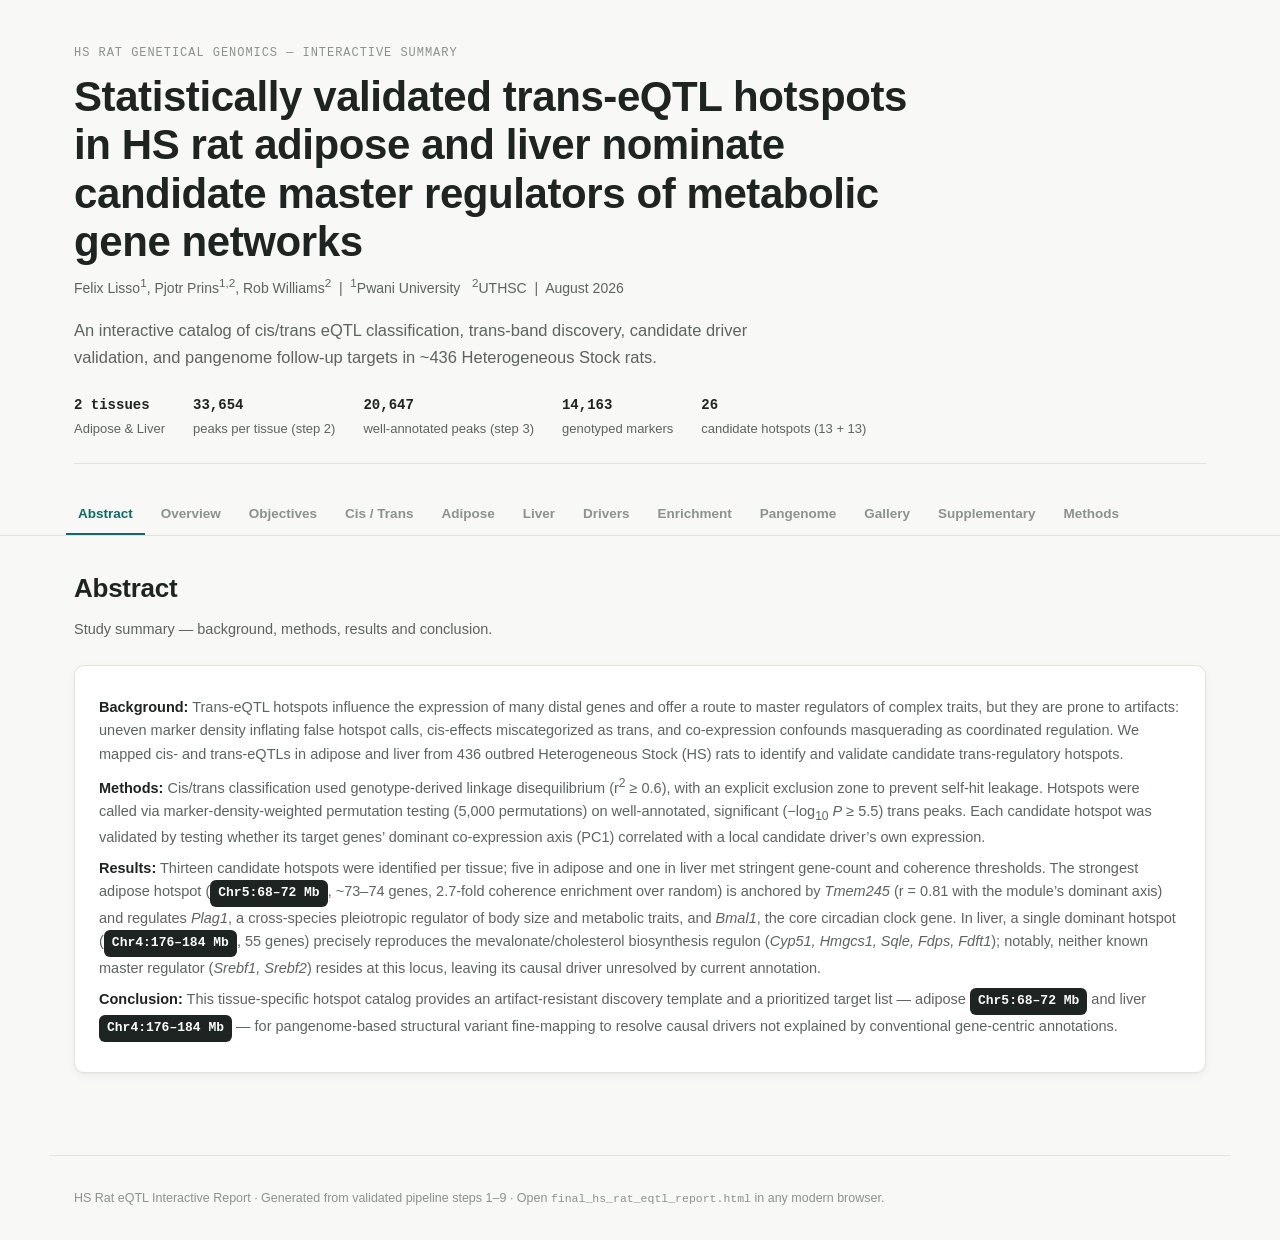
<file: index.html>
<!DOCTYPE html>
<html lang="en">
<head>
  <meta charset="UTF-8">
  <meta name="viewport" content="width=device-width, initial-scale=1.0">
  <title>HS Rat Trans-eQTL Hotspot Report — Adipose & Liver</title>
  <meta name="description" content="Interactive summary of cis/trans eQTL classification, trans-band discovery, candidate driver genes and pangenome next steps in HS rats.">


  <style>
    /* ------------------------------------------------------------------
       DESIGN TOKENS
       A small set of CSS variables keeps the colour palette consistent and
       makes the report easy to re-theme.
       ------------------------------------------------------------------ */
    :root {
      --bg: #f8f8f6;
      --surface: #ffffff;
      --ink: #1d2422;
      --ink-soft: #5c6461;
      --ink-faint: #8b928f;
      --line: #e5e2d9;
      --teal: #0e6b67;
      --teal-soft: #e4f0ef;
      --adipose: #b85c38;
      --adipose-soft: #f7ebe2;
      --liver: #3b6e8f;
      --liver-soft: #e4eef4;
      --flag: #9f7b00;
      --flag-soft: #fbf1dc;
      --radius: 10px;
      --shadow: 0 1px 2px rgba(0,0,0,.04), 0 4px 12px rgba(0,0,0,.04);
    }

    * { box-sizing: border-box; }

    html { scroll-behavior: smooth; }

    body {
      margin: 0;
      background: var(--bg);
      color: var(--ink);
      font-family: -apple-system, BlinkMacSystemFont, "Segoe UI", Roboto,
                   "Helvetica Neue", Arial, "Noto Sans", sans-serif;
      font-size: 15px;
      line-height: 1.6;
    }

    ::selection { background: var(--teal-soft); }

    h1, h2, h3, h4 { margin: 0; font-weight: 600; letter-spacing: -0.01em; }

    a { color: var(--teal); }
    a:hover { text-decoration: underline; }

    code, .mono {
      font-family: ui-monospace, SFMono-Regular, Menlo, Monaco, Consolas,
                   "Liberation Mono", monospace;
      font-size: 0.92em;
    }

    /* ------------------------------------------------------------------
       HEADER / ABSTRACT
       ------------------------------------------------------------------ */
    header {
      max-width: 1180px;
      margin: 0 auto;
      padding: 44px 24px 28px;
    }

    .eyebrow {
      font-family: ui-monospace, SFMono-Regular, Menlo, Monaco, Consolas, monospace;
      font-size: 12px;
      letter-spacing: 0.08em;
      text-transform: uppercase;
      color: var(--ink-faint);
      margin-bottom: 10px;
    }

    header h1 {
      font-size: clamp(28px, 4vw, 42px);
      line-height: 1.15;
      max-width: 860px;
    }

    header .authors {
      color: var(--ink-soft);
      margin-top: 8px;
      font-size: 14px;
    }

    header .lede {
      color: var(--ink-soft);
      font-size: 16.5px;
      max-width: 720px;
      margin-top: 18px;
    }

    .header-meta {
      display: flex;
      gap: 28px;
      flex-wrap: wrap;
      margin-top: 24px;
      padding-bottom: 24px;
      border-bottom: 1px solid var(--line);
    }

    .header-meta div {
      font-size: 13px;
      color: var(--ink-soft);
    }

    .header-meta strong {
      display: block;
      color: var(--ink);
      font-family: ui-monospace, SFMono-Regular, Menlo, Monaco, Consolas, monospace;
      font-size: 14px;
      margin-bottom: 2px;
    }

    /* ------------------------------------------------------------------
       STICKY TAB NAVIGATION
       ------------------------------------------------------------------ */
    nav {
      position: sticky;
      top: 0;
      z-index: 50;
      background: rgba(248,248,246,0.94);
      backdrop-filter: blur(8px);
      border-bottom: 1px solid var(--line);
    }

    .nav-inner {
      max-width: 1180px;
      margin: 0 auto;
      padding: 0 16px;
      display: flex;
      gap: 4px;
      overflow-x: auto;
      -webkit-overflow-scrolling: touch;
    }

    .nav-btn {
      flex: 0 0 auto;
      font-family: inherit;
      font-weight: 600;
      font-size: 13.5px;
      background: none;
      border: none;
      cursor: pointer;
      color: var(--ink-faint);
      padding: 14px 12px 12px;
      border-bottom: 2px solid transparent;
      white-space: nowrap;
      transition: color .15s;
    }

    .nav-btn:hover { color: var(--ink); }

    .nav-btn.active {
      color: var(--teal);
      border-bottom-color: var(--teal);
    }

    /* ------------------------------------------------------------------
       MAIN PANELS (tab content)
       Only the panel with .active is shown.
       ------------------------------------------------------------------ */
    main {
      max-width: 1180px;
      margin: 0 auto;
      padding: 32px 24px 64px;
    }

    .panel {
      display: none;
      animation: fadeIn .25s ease;
    }

    .panel.active { display: block; }

    @keyframes fadeIn {
      from { opacity: 0; transform: translateY(4px); }
      to   { opacity: 1; transform: translateY(0); }
    }

    .section-head {
      margin-bottom: 24px;
    }

    .section-head h2 { font-size: 26px; }

    .section-head p {
      color: var(--ink-soft);
      max-width: 700px;
      margin-top: 8px;
      font-size: 14.5px;
    }

    /* ------------------------------------------------------------------
       TYPOGRAPHY HELPERS
       ------------------------------------------------------------------ */
    .tag {
      display: inline-flex;
      align-items: center;
      gap: 6px;
      font-family: ui-monospace, SFMono-Regular, Menlo, Monaco, Consolas, monospace;
      font-size: 11.5px;
      font-weight: 600;
      padding: 3px 9px;
      border-radius: 20px;
      border: 1px solid var(--line);
      color: var(--ink-soft);
      white-space: nowrap;
      text-transform: uppercase;
      letter-spacing: 0.03em;
    }

    .tag.adipose { background: var(--adipose-soft); color: var(--adipose); border-color: transparent; }
    .tag.liver   { background: var(--liver-soft);   color: var(--liver);   border-color: transparent; }
    .tag.teal    { background: var(--teal-soft);    color: var(--teal);    border-color: transparent; }
    .tag.flag    { background: var(--flag-soft);    color: var(--flag);    border-color: transparent; }

    .locus {
      font-family: ui-monospace, SFMono-Regular, Menlo, Monaco, Consolas, monospace;
      font-weight: 600;
      font-size: 13px;
      background: var(--ink);
      color: #fff;
      padding: 3px 8px;
      border-radius: 6px;
      display: inline-block;
    }

    /* ------------------------------------------------------------------
       STAT CARDS
       ------------------------------------------------------------------ */
    .stat-grid {
      display: grid;
      grid-template-columns: repeat(auto-fit, minmax(180px, 1fr));
      gap: 1px;
      background: var(--line);
      border: 1px solid var(--line);
      border-radius: var(--radius);
      overflow: hidden;
      margin-bottom: 28px;
    }

    .stat-card {
      background: var(--surface);
      padding: 18px 20px;
    }

    .stat-card .num {
      font-size: 28px;
      font-weight: 700;
      line-height: 1.1;
      color: var(--ink);
    }

    .stat-card .label {
      font-size: 12.5px;
      color: var(--ink-soft);
      margin-top: 8px;
    }

    /* ------------------------------------------------------------------
       CARDS & CALLOUTS
       ------------------------------------------------------------------ */
    .card {
      background: var(--surface);
      border: 1px solid var(--line);
      border-radius: var(--radius);
      padding: 22px 24px;
      margin-bottom: 18px;
      box-shadow: var(--shadow);
    }

    .card h3 { font-size: 17px; margin-bottom: 10px; }
    .card h4 {
      font-size: 13px;
      margin: 18px 0 8px;
      color: var(--ink-soft);
      text-transform: uppercase;
      letter-spacing: 0.04em;
    }
    .card p { margin: 8px 0; color: var(--ink-soft); font-size: 14.5px; }
    .card p strong, .card li strong { color: var(--ink); font-weight: 600; }

    .two-col {
      display: grid;
      grid-template-columns: 1.1fr 0.9fr;
      gap: 18px;
    }

    @media (max-width: 800px) {
      .two-col { grid-template-columns: 1fr; }
    }

    .callout {
      border-radius: var(--radius);
      padding: 16px 18px;
      margin: 16px 0;
      font-size: 13.5px;
      border: 1px solid transparent;
    }

    .callout strong {
      display: block;
      font-family: ui-monospace, SFMono-Regular, Menlo, Monaco, Consolas, monospace;
      font-size: 11px;
      text-transform: uppercase;
      letter-spacing: 0.05em;
      margin-bottom: 6px;
    }

    .callout.info    { background: var(--teal-soft); color: #0a4b48; border-color: #c3e0de; }
    .callout.warning { background: var(--flag-soft); color: #6b4e0f; border-color: #e8d69f; }
    .callout.success { background: #e8f5e9; color: #1b5e20; border-color: #c8e6c9; }
    .callout.highlight { background: #f3e5f5; color: #4a148c; border-color: #e1bee7; }

    /* ------------------------------------------------------------------
       FIGURES
       ------------------------------------------------------------------ */
    figure {
      margin: 22px 0;
      background: var(--surface);
      border: 1px solid var(--line);
      border-radius: var(--radius);
      padding: 14px;
      box-shadow: var(--shadow);
    }

    figure img {
      width: 100%;
      height: auto;
      border-radius: 6px;
      display: block;
    }

    figcaption {
      font-size: 12.5px;
      color: var(--ink-soft);
      margin-top: 10px;
      line-height: 1.5;
    }

    /* ------------------------------------------------------------------
       BAR CHARTS (vanilla JS, no external library)
       ------------------------------------------------------------------ */
    .bar-row {
      display: flex;
      align-items: center;
      gap: 14px;
      padding: 8px 0;
      border-bottom: 1px solid var(--line);
    }

    .bar-row:last-child { border-bottom: none; }

    .bar-label {
      width: 150px;
      flex-shrink: 0;
      font-family: ui-monospace, SFMono-Regular, Menlo, Monaco, Consolas, monospace;
      font-size: 12.5px;
    }

    .bar-track {
      flex: 1;
      background: #f0eee7;
      border-radius: 4px;
      height: 20px;
      position: relative;
      overflow: hidden;
    }

    .bar-fill {
      height: 100%;
      border-radius: 4px;
      display: flex;
      align-items: center;
      min-width: 4%;
      transition: width .4s ease;
    }

    .bar-fill span {
      font-size: 11px;
      color: #fff;
      font-family: ui-monospace, SFMono-Regular, Menlo, Monaco, Consolas, monospace;
      padding-left: 8px;
      font-weight: 600;
      white-space: nowrap;
    }

    .bar-fill.adipose { background: var(--adipose); }
    .bar-fill.liver   { background: var(--liver); }
    .bar-fill.flagged {
      background: repeating-linear-gradient(45deg, var(--flag), var(--flag) 6px,
                                            #d9c179 6px, #d9c179 12px);
    }

    .bar-meta {
      width: 130px;
      flex-shrink: 0;
      font-size: 12px;
      color: var(--ink-soft);
      text-align: right;
    }

    /* ------------------------------------------------------------------
       CORRELATION MINI-BARS
       ------------------------------------------------------------------ */
    .corr-item {
      display: flex;
      align-items: center;
      gap: 12px;
      margin: 10px 0;
    }

    .corr-name {
      width: 110px;
      font-family: ui-monospace, SFMono-Regular, Menlo, Monaco, Consolas, monospace;
      font-size: 13px;
      flex-shrink: 0;
    }

    .corr-track {
      flex: 1;
      height: 8px;
      background: #f0eee7;
      border-radius: 4px;
      position: relative;
    }

    .corr-fill {
      height: 100%;
      border-radius: 4px;
      background: var(--teal);
      transition: width .4s ease;
    }

    .corr-val {
      width: 64px;
      font-family: ui-monospace, SFMono-Regular, Menlo, Monaco, Consolas, monospace;
      font-size: 12px;
      color: var(--ink-soft);
      text-align: right;
    }

    /* ------------------------------------------------------------------
       TABLES (sortable)
       ------------------------------------------------------------------ */
    .table-wrap {
      overflow-x: auto;
      background: var(--surface);
      border: 1px solid var(--line);
      border-radius: var(--radius);
      padding: 4px;
      margin-bottom: 18px;
      box-shadow: var(--shadow);
    }

    table {
      width: 100%;
      border-collapse: collapse;
      font-size: 13.5px;
    }

    th {
      text-align: left;
      font-family: ui-monospace, SFMono-Regular, Menlo, Monaco, Consolas, monospace;
      font-size: 11px;
      text-transform: uppercase;
      letter-spacing: 0.04em;
      color: var(--ink-faint);
      padding: 10px;
      border-bottom: 1px solid var(--line);
      cursor: pointer;
      user-select: none;
      white-space: nowrap;
    }

    th:hover { color: var(--ink); }

    th::after {
      content: " ↕";
      opacity: .4;
      font-size: 10px;
    }

    td {
      padding: 9px 10px;
      border-bottom: 1px solid var(--line);
      color: var(--ink-soft);
    }

    td.gene {
      font-family: ui-monospace, SFMono-Regular, Menlo, Monaco, Consolas, monospace;
      color: var(--ink);
      font-weight: 500;
    }

    tr:last-child td { border-bottom: none; }

    tr:hover td { background: #fafafa; }

    /* ------------------------------------------------------------------
       EXPANDABLE OBJECTIVE CARDS
       ------------------------------------------------------------------ */
    .objective-grid {
      display: grid;
      grid-template-columns: repeat(auto-fit, minmax(300px, 1fr));
      gap: 14px;
    }

    .objective-card {
      background: var(--surface);
      border: 1px solid var(--line);
      border-radius: var(--radius);
      padding: 14px 18px;
      box-shadow: var(--shadow);
    }

    .objective-card summary {
      cursor: pointer;
      font-weight: 600;
      font-size: 15px;
      display: flex;
      align-items: flex-start;
      gap: 10px;
      list-style: none;
    }

    .objective-card summary::-webkit-details-marker { display: none; }

    .badge {
      display: inline-flex;
      align-items: center;
      justify-content: center;
      width: 24px;
      height: 24px;
      border-radius: 50%;
      background: var(--teal);
      color: #fff;
      font-family: ui-monospace, SFMono-Regular, Menlo, Monaco, Consolas, monospace;
      font-size: 12px;
      flex-shrink: 0;
    }

    .obj-body { margin-top: 12px; font-size: 14px; color: var(--ink-soft); }
    .obj-body p { margin: 8px 0; }
    .obj-body strong { color: var(--ink); }

    /* ------------------------------------------------------------------
       GENE CARDS
       ------------------------------------------------------------------ */
    .gene-grid {
      display: grid;
      grid-template-columns: repeat(auto-fit, minmax(260px, 1fr));
      gap: 16px;
    }

    .gene-card {
      background: var(--surface);
      border: 1px solid var(--line);
      border-radius: var(--radius);
      padding: 18px 20px;
      box-shadow: var(--shadow);
    }

    .gene-card .gname {
      font-family: ui-monospace, SFMono-Regular, Menlo, Monaco, Consolas, monospace;
      font-weight: 600;
      font-size: 16px;
    }

    .gene-card .role {
      font-size: 11.5px;
      color: var(--ink-faint);
      text-transform: uppercase;
      letter-spacing: 0.05em;
      margin: 4px 0 10px;
    }

    .gene-card p { font-size: 13.5px; color: var(--ink-soft); margin: 0; }

    .status {
      display: inline-block;
      margin-top: 12px;
      font-size: 11.5px;
      font-family: ui-monospace, SFMono-Regular, Menlo, Monaco, Consolas, monospace;
      padding: 3px 8px;
      border-radius: 5px;
    }

    .status.established { background: var(--teal-soft); color: var(--teal); }
    .status.novel       { background: var(--flag-soft); color: var(--flag); }
    .status.open        { background: #f0eee7; color: var(--ink-soft); }

    /* ------------------------------------------------------------------
       METHOD STEPS
       ------------------------------------------------------------------ */
    .step-list {
      counter-reset: step;
      list-style: none;
      padding: 0;
      margin: 0;
    }

    .step-list li {
      counter-increment: step;
      position: relative;
      padding: 14px 0 14px 44px;
      border-bottom: 1px solid var(--line);
      font-size: 14px;
      color: var(--ink-soft);
    }

    .step-list li:last-child { border-bottom: none; }

    .step-list li::before {
      content: counter(step);
      position: absolute;
      left: 0;
      top: 10px;
      width: 26px;
      height: 26px;
      border-radius: 50%;
      background: var(--teal);
      color: #fff;
      font-family: ui-monospace, SFMono-Regular, Menlo, Monaco, Consolas, monospace;
      font-size: 12px;
      font-weight: 600;
      display: flex;
      align-items: center;
      justify-content: center;
    }

    .step-list li strong { color: var(--ink); }

    /* ------------------------------------------------------------------
       GALLERY GRID
       ------------------------------------------------------------------ */
    .gallery-grid {
      display: grid;
      grid-template-columns: repeat(auto-fill, minmax(180px, 1fr));
      gap: 12px;
      margin: 14px 0 28px;
    }

    .gallery-item {
      display: block;
      background: var(--surface);
      border: 1px solid var(--line);
      border-radius: var(--radius);
      padding: 14px 16px;
      text-decoration: none;
      color: inherit;
      box-shadow: var(--shadow);
      transition: transform .1s, border-color .15s;
    }

    .gallery-item:hover {
      transform: translateY(-2px);
      border-color: var(--teal);
      text-decoration: none;
    }

    .gallery-item .thumb-title {
      font-family: ui-monospace, SFMono-Regular, Menlo, Monaco, Consolas, monospace;
      font-size: 12.5px;
      font-weight: 600;
      color: var(--ink);
      margin-bottom: 4px;
    }

    .gallery-item .thumb-desc {
      font-size: 12px;
      color: var(--ink-faint);
    }

    /* ------------------------------------------------------------------
       FOOTER & REFERENCES
       ------------------------------------------------------------------ */
    footer {
      max-width: 1180px;
      margin: 0 auto;
      padding: 32px 24px;
      color: var(--ink-faint);
      font-size: 12.5px;
      border-top: 1px solid var(--line);
    }

    .refs { padding-left: 18px; }
    .refs li { margin-bottom: 6px; }

    /* ------------------------------------------------------------------
       SMALL UTILITIES
       ------------------------------------------------------------------ */
    .muted { color: var(--ink-soft); }
    .small { font-size: 12.5px; }
    .gene-lookup {
      margin-top: 10px;
      font-size: 12px;
    }
    .gene-lookup a {
      display: inline-block;
      margin-right: 8px;
      color: var(--teal);
      text-decoration: none;
    }
    .gene-lookup a:hover { text-decoration: underline; }

    .download {
      display: inline-flex;
      align-items: center;
      gap: 6px;
      padding: 8px 14px;
      border-radius: 6px;
      background: var(--teal-soft);
      color: var(--teal);
      text-decoration: none;
      font-weight: 600;
      font-size: 13px;
    }
    .download:hover { background: #d0e7e5; text-decoration: none; }
  </style>
</head>

<body>

  <!-- ================================================================
       HEADER
       ================================================================ -->
  <header>
    <div class="eyebrow">HS Rat Genetical Genomics — Interactive Summary</div>
    <h1>Statistically validated trans-eQTL hotspots in HS rat adipose and liver nominate candidate master regulators of metabolic gene networks</h1>
    <p class="authors">Felix Lisso<sup>1</sup>, Pjotr Prins<sup>1,2</sup>, Rob Williams<sup>2</sup> &nbsp;|&nbsp; <sup>1</sup>Pwani University &nbsp; <sup>2</sup>UTHSC &nbsp;|&nbsp; August 2026</p>
    <p class="lede">
      An interactive catalog of cis/trans eQTL classification, trans-band discovery,
      candidate driver validation, and pangenome follow-up targets in ~436 Heterogeneous
      Stock rats.
    </p>

    <div class="header-meta">
      <div><strong>2 tissues</strong>Adipose &amp; Liver</div>
      <div><strong>33,654</strong>peaks per tissue (step 2)</div>
      <div><strong>20,647</strong>well-annotated peaks (step 3)</div>
      <div><strong>14,163</strong>genotyped markers</div>
      <div><strong>26</strong>candidate hotspots (13 + 13)</div>
    </div>
  </header>

  <!-- ================================================================
       TAB NAVIGATION
       ================================================================ -->
  <nav aria-label="Report sections">
    <div class="nav-inner" id="navInner">
      <!-- Buttons are injected by JS from the TABS array -->
    </div>
  </nav>

  <main>

    <!-- ================================================================
         PANEL: ABSTRACT
         ================================================================ -->
    <section class="panel active" id="panel-abstract" aria-labelledby="tab-abstract">
      <div class="section-head">
        <h2>Abstract</h2>
        <p>Study summary — background, methods, results and conclusion.</p>
      </div>

      <div class="card">
        <p><strong>Background:</strong> Trans-eQTL hotspots influence the expression of many distal genes and offer a route to master regulators of complex traits, but they are prone to artifacts: uneven marker density inflating false hotspot calls, cis-effects miscategorized as trans, and co-expression confounds masquerading as coordinated regulation. We mapped cis- and trans-eQTLs in adipose and liver from 436 outbred Heterogeneous Stock (HS) rats to identify and validate candidate trans-regulatory hotspots.</p>

        <p><strong>Methods:</strong> Cis/trans classification used genotype-derived linkage disequilibrium (r<sup>2</sup> ≥ 0.6), with an explicit exclusion zone to prevent self-hit leakage. Hotspots were called via marker-density-weighted permutation testing (5,000 permutations) on well-annotated, significant (−log<sub>10</sub> <em>P</em> ≥ 5.5) trans peaks. Each candidate hotspot was validated by testing whether its target genes’ dominant co-expression axis (PC1) correlated with a local candidate driver’s own expression.</p>

        <p><strong>Results:</strong> Thirteen candidate hotspots were identified per tissue; five in adipose and one in liver met stringent gene-count and coherence thresholds. The strongest adipose hotspot (<span class="locus">Chr5:68–72 Mb</span>, ~73–74 genes, 2.7-fold coherence enrichment over random) is anchored by <em>Tmem245</em> (r = 0.81 with the module’s dominant axis) and regulates <em>Plag1</em>, a cross-species pleiotropic regulator of body size and metabolic traits, and <em>Bmal1</em>, the core circadian clock gene. In liver, a single dominant hotspot (<span class="locus">Chr4:176–184 Mb</span>, 55 genes) precisely reproduces the mevalonate/cholesterol biosynthesis regulon (<em>Cyp51, Hmgcs1, Sqle, Fdps, Fdft1</em>); notably, neither known master regulator (<em>Srebf1, Srebf2</em>) resides at this locus, leaving its causal driver unresolved by current annotation.</p>

        <p><strong>Conclusion:</strong> This tissue-specific hotspot catalog provides an artifact-resistant discovery template and a prioritized target list — adipose <span class="locus">Chr5:68–72 Mb</span> and liver <span class="locus">Chr4:176–184 Mb</span> — for pangenome-based structural variant fine-mapping to resolve causal drivers not explained by conventional gene-centric annotations.</p>
      </div>
    </section>

    <!-- ================================================================
         PANEL: OVERVIEW
         ================================================================ -->
    <section class="panel" id="panel-overview" aria-labelledby="tab-overview">
      <div class="section-head">
        <h2>Overview</h2>
        <p>Headline numbers and the two strongest hotspots.</p>
      </div>

      <div class="stat-grid">
        <div class="stat-card"><div class="num">1,463 / 32,191</div><div class="label">Adipose cis / trans peaks (LD r²≥0.6)</div></div>
        <div class="stat-card"><div class="num">1,058 / 32,596</div><div class="label">Liver cis / trans peaks (LD r²≥0.6)</div></div>
        <div class="stat-card"><div class="num">~73–74 genes</div><div class="label">Top adipose band, Chr5:68–72 Mb</div></div>
        <div class="stat-card"><div class="num">55 genes</div><div class="label">Top liver band, Chr4:176–184 Mb</div></div>
      </div>

      <div class="two-col">
        <div class="card">
          <span class="tag adipose">Adipose</span>
          <h3 style="margin-top:12px;">A candidate circadian–metabolic hub</h3>
          <p><span class="locus">Chr5:68–72 Mb</span> regulates a large, coherent module. The local gene <em>Tmem245</em> tracks the module’s first principal component with r = 0.81, and downstream targets include <em>Plag1</em> (body-size/metabolism regulator) and <em>Bmal1</em> (circadian clock). Purity checks for self-hit leakage, method disagreement and weak LD support were all clean.</p>
          <div id="adipose-driver-corr"></div>
            <h4 style="margin-top:18px;">Top target genes in Chr5:68–72 Mb</h4>
            <div class="table-wrap" style="margin-top:8px;">
              <table style="font-size:12.5px;">
                <thead><tr><th>Gene</th><th>Role / description</th><th>−logP</th></tr></thead>
                <tbody>
                  <tr><td class="gene">Spats1</td><td>spermatogenesis associated, serine-rich 1</td><td>8.0</td></tr>
                  <tr><td class="gene">Elp4</td><td>elongator acetyltransferase complex subunit 4</td><td>7.6</td></tr>
                  <tr><td class="gene">Pou2f1</td><td>POU class 2 homeobox 1</td><td>7.3</td></tr>
                  <tr><td class="gene">Plag1</td><td>PLAG1 zinc finger</td><td>7.1</td></tr>
                  <tr><td class="gene">Bmal1</td><td>basic helix-loop-helix ARNT like 1</td><td>7.0</td></tr>
                </tbody>
              </table>
            </div>
            <p class="small muted" style="margin-top:10px;"><a href="supplementary/supplementary_gene_lists.html" target="_blank">Full adipose gene list →</a></p>
          </div>

        <div class="card">
          <span class="tag liver">Liver</span>
          <h3 style="margin-top:12px;">A textbook cholesterol regulon, missing driver</h3>
          <p><span class="locus">Chr4:176–184 Mb</span> regulates 55 genes that are almost entirely the cholesterol/mevalonate biosynthesis pathway. Neither <em>Srebf1</em> nor <em>Srebf2</em> — the usual transcriptional masters of this pathway — sits nearby. This makes the locus a prime candidate for pangenome/SV fine-mapping.</p>
          <table>
            <thead><tr><th>Gene</th><th>Role</th><th>−logP</th></tr></thead>
            <tbody>
              <tr><td class="gene">Cyp51</td><td>Cytochrome P450, family 51</td><td>8.6</td></tr>
              <tr><td class="gene">Hmgcs1</td><td>HMG-CoA synthase</td><td>8.5</td></tr>
              <tr><td class="gene">Sqle</td><td>Squalene epoxidase</td><td>8.4</td></tr>
              <tr><td class="gene">Fdps</td><td>Farnesyl diphosphate synthase</td><td>7.2</td></tr>
              <tr><td class="gene">Fdft1</td><td>Farnesyl diphosphate transferase</td><td>7.0</td></tr>
              <tr><td class="gene">Msmo1</td><td>Methylsterol monooxygenase</td><td>7.1</td></tr>
            </tbody>
          </table>
        </div>
      </div>

      <div class="callout info">
        <strong>Why these findings are trustworthy</strong>
        Every reported band passed a three-part check: (1) marker-density-weighted permutation testing (5,000 shuffles), (2) a 10 Mb self-hit exclusion zone, and (3) a co-expression check requiring the candidate driver’s own expression to explain the module’s shared signal.
      </div>
    </section>

    <!-- ================================================================
         PANEL: OBJECTIVES
         ================================================================ -->
    <section class="panel" id="panel-objectives" aria-labelledby="tab-objectives">
      <div class="section-head">
        <h2>Objectives &amp; analysis logic</h2>
        <p>Five connected questions, the methods that answer them, and the key results. Click any objective to expand.</p>
      </div>

      <div class="callout info">
        <strong>Filtering chain used throughout</strong>
        <ol>
          <li><strong>Step 1</strong> classifies every peak as cis or trans, keeping the full table.</li>
          <li><strong>Step 2</strong> keeps only well-annotated genes (drops LOC/RIKEN/Gm/pseudogene/EST accessions).</li>
          <li><strong>Step 3</strong> all downstream analyses operate on the well-annotated subset: trans-band detection uses <code>--well-annotated-only</code>, driver searches require a well-annotated local cis gene, and the GO/KEGG universe is built from the same well-annotated gene list.</li>
        </ol>
      </div>

      <div class="objective-grid">
        <details class="objective-card" open>
          <summary><span class="badge">1</span> Separate local (cis) from distal (trans) regulation</summary>
          <div class="obj-body">
            <p><strong>Question:</strong> Which peaks act near the gene they regulate, and which act from afar?</p>
            <p><strong>Method:</strong> LD-based cis interval (r² ≥ 0.6, ±5 Mb) using real genotype calls; a fixed 10 Mb window is kept as a sanity check.</p>
            <p><strong>Result:</strong> Adipose 1,463 cis / 32,191 trans; Liver 1,058 cis / 32,596 trans.</p>
          </div>
        </details>

        <details class="objective-card">
          <summary><span class="badge">2</span> Discover trans-eQTL hotspots (trans-bands)</summary>
          <div class="obj-body">
            <p><strong>Question:</strong> Do trans peaks cluster more than expected by chance?</p>
            <p><strong>Method:</strong> 4 Mb bins, marker-density permutation null, 10 Mb self-hit exclusion, adjacent bins merged.</p>
            <p><strong>Result:</strong> 13 merged bands per tissue.</p>
          </div>
        </details>

        <details class="objective-card">
          <summary><span class="badge">3</span> Propose candidate driver genes</summary>
          <div class="obj-body">
            <p><strong>Question:</strong> Which gene inside a band could explain the distal signal?</p>
            <p><strong>Method:</strong> Top local well-annotated cis gene by −logP, plus PC1 co-expression coherence.</p>
            <p><strong>Result:</strong> Adipose top module driver <em>Tmem245</em> (r=0.81); liver strongest candidate <em>Rassf8</em> (−logP 19.5).</p>
          </div>
        </details>

        <details class="objective-card">
          <summary><span class="badge">4</span> Interpret bands biologically (GO/KEGG)</summary>
          <div class="obj-body">
            <p><strong>Question:</strong> Do band genes belong to coherent pathways?</p>
            <p><strong>Method:</strong> g:Profiler over-representation against the same well-annotated gene universe.</p>
            <p><strong>Result:</strong> Adipose Chr5:68–72 Mb is enriched for RNA/transcription regulation (14 terms). Liver Chr4:176–184 Mb points to steroid biosynthesis.</p>
          </div>
        </details>

        <details class="objective-card">
          <summary><span class="badge">5</span> Motivate pangenomics as the next step</summary>
          <div class="obj-body">
            <p><strong>Question:</strong> Could hidden structural or haplotypic variation explain bands SNP data cannot?</p>
            <p><strong>Reasoning:</strong> LD intervals and drivers are conditioned on SNP genotypes. Missing SVs, indels and reference bias can create apparently trans hotspots.</p>
            <p><strong>Next step:</strong> Build/borrow a rat pangenome, call SVs, re-QTL with graph-aware genotypes.</p>
          </div>
        </details>
      </div>
    </section>

    <!-- ================================================================
         PANEL: CIS / TRANS
         ================================================================ -->
    <section class="panel" id="panel-cistrans" aria-labelledby="tab-cistrans">
      <div class="section-head">
        <h2>Cis vs. trans classification</h2>
        <p>How every peak was labelled local or distal, and why the call is independent of statistical significance.</p>
      </div>

      <div class="two-col">
        <div class="card">
          <h3>The method: LD-based, not a flat window</h3>
          <p>For each peak the lead marker is found and r² is measured against every marker within 5 Mb. The cis interval is the contiguous stretch where r² stays ≥ 0.6 — a data-driven boundary rather than an arbitrary cutoff. A fixed 10 Mb window is kept for comparison.</p>
          <table>
            <thead><tr><th>Method</th><th>Cis</th><th>Trans</th><th>Cis −logP (median)</th></tr></thead>
            <tbody>
              <tr><td>Fixed 10 Mb window</td><td>4,318</td><td>29,336</td><td>7.9</td></tr>
              <tr><td><strong>LD-based (r²≥0.6)</strong></td><td class="gene">1,463</td><td class="gene">32,191</td><td class="gene">9.1</td></tr>
            </tbody>
          </table>
          <p class="small" style="margin-top:12px;">Adipose example: ~8.5% of peaks change classification between methods because true LD blocks are usually narrower than a flat window assumes.</p>
        </div>

        <div>
          <div class="callout warning">
            <strong>Significance ≠ location</strong>
            The strongest trans hit reaches −logP 169 while a genuine cis effect (<em>Cftr</em>) sits at only −logP 2.4. Significance and genomic location answer two different questions.
          </div>

          <div class="callout info">
            <strong>Self-hit leakage was the biggest pitfall</strong>
            A narrow LD interval can be smaller than the 4 Mb hotspot bin, letting a cis effect masquerade as trans. The 10 Mb exclusion zone removed ~65% of adipose “significant trans” peaks and six whole artifact bands.
          </div>
        </div>
      </div>

      <figure>
        <img src="assets/04_adipose_transbands_hotspot_bar_plot.png" alt="Adipose trans-band hotspot bar plot">
        <figcaption>Figure 2.1 — Top candidate trans-eQTL bins in adipose versus the permutation null mean. Bins exceeding the grey null bars are unlikely to be chance pile-ups.</figcaption>
      </figure>
    </section>

    <!-- ================================================================
         PANEL: ADIPOSE
         ================================================================ -->
    <section class="panel" id="panel-adipose" aria-labelledby="tab-adipose">
      <div class="section-head">
        <h2><span class="tag adipose">Adipose</span> Confirmed trans-band hotspots</h2>
        <p>13 candidate bands survived marker-density permutation testing. Bar length = number of regulated genes.</p>
      </div>

      <div class="card">
        <div id="adipose-band-bars"></div>
      </div>

      <div class="card">
        <span class="tag teal">Deep dive</span>
        <h3 style="margin-top:10px;">Chr5:68–72 Mb — the strongest, cleanest signal</h3>
        <div class="two-col" style="margin-top:14px;">
          <div>
            <p><strong>~73–74 well-annotated genes</strong>; PC1 explains <strong>~65%</strong> of the module’s variance versus <strong>~24%</strong> for a random gene set — a ~2.7× enrichment. The module is anchored by <em>Tmem245</em> (r = 0.81 with PC1), even though the strongest local cis gene by −logP is <em>Slc44a1</em> (−logP 6.6).</p>
            <h4>Correlation with candidate driver / key targets</h4>
            <div id="adipose-driver-corr2"></div>
            <h4 style="margin-top:18px;">Top target genes</h4>
            <div class="table-wrap" style="margin-top:8px;">
              <table style="font-size:12.5px;">
                <thead><tr><th>Gene</th><th>Role / description</th><th>−logP</th></tr></thead>
                <tbody>
                  <tr><td class="gene">Spats1</td><td>spermatogenesis associated, serine-rich 1</td><td>8.0</td></tr>
                  <tr><td class="gene">Elp4</td><td>elongator acetyltransferase complex subunit 4</td><td>7.6</td></tr>
                  <tr><td class="gene">Pou2f1</td><td>POU class 2 homeobox 1</td><td>7.3</td></tr>
                  <tr><td class="gene">Plag1</td><td>PLAG1 zinc finger</td><td>7.1</td></tr>
                  <tr><td class="gene">Bmal1</td><td>basic helix-loop-helix ARNT like 1</td><td>7.0</td></tr>
                </tbody>
              </table>
            </div>
            <p class="small muted" style="margin-top:10px;"><a href="supplementary/supplementary_gene_lists.html" target="_blank">Full adipose gene list (73 genes) →</a></p>
          </div>
          <div>
            <h4>Why this reads as a real regulatory module</h4>
            <p>A high shared-variance score can mean either a genuine master regulator or a co-expression artifact. The deciding test is whether the local candidate driver’s own expression explains that shared signal. Here, it does — strongly.</p>
            <div class="callout success">
              <strong>High-confidence tier</strong>
              ≥30 genes, clean purity flags, strong GO/KEGG signal (14 significant terms).
            </div>
          </div>
        </div>
      </div>

      <figure>
        <img src="assets/06_adipose_all_bands_pc1_enrichment.png" alt="Adipose PC1 enrichment across all bands">
        <figcaption>Figure 4.1 — PC1 variance ratio (band vs. random matched set) for every adipose trans-band. Ratios above ~2 indicate unusually coherent modules.</figcaption>
      </figure>

      <h3>Adipose trans-bands summary table</h3>
      <p class="small muted">Click column headers to sort. “No local cis candidate” means no well-annotated local cis gene passed the driver threshold in that band.</p>
      <div class="table-wrap">
        <table class="data-table" id="adipose-table">
          <thead>
            <tr>
              <th>Band</th><th>Genes</th><th>PC1 %</th><th>Random PC1 %</th>
              <th>PC1 ratio</th><th>Mean |r|</th><th>Top cis candidate</th><th>Cis −logP</th>
            </tr>
          </thead>
          <tbody id="adipose-table-body"></tbody>
        </table>
      </div>
    </section>

    <!-- ================================================================
         PANEL: LIVER
         ================================================================ -->
    <section class="panel" id="panel-liver" aria-labelledby="tab-liver">
      <div class="section-head">
        <h2><span class="tag liver">Liver</span> Confirmed trans-band hotspots</h2>
        <p>Same pipeline applied independently. Only one band clears the high-confidence tier.</p>
      </div>

      <div class="card">
        <div id="liver-band-bars"></div>
      </div>

      <div class="card">
        <span class="tag teal">Deep dive</span>
        <h3 style="margin-top:10px;">Chr4:176–184 Mb — the cholesterol biosynthesis regulon</h3>
        <p>All top targets are sequential enzymes in the mevalonate/cholesterol pathway. The local candidates <em>Rassf8</em> (−logP 19.5) and <em>Etfrf1</em> (−logP 19.0) have no established link to cholesterol regulation.</p>

        <div class="callout warning">
          <strong>Open question — the driver isn't obvious</strong>
          Neither <em>Srebf1</em> nor <em>Srebf2</em> sits near this locus. The causal driver may be a regulatory element or structural variant invisible to gene-centric SNP annotation — exactly what the pangenome phase is designed to resolve.
        </div>
        <p class="small muted" style="margin-top:14px;"><a href="supplementary/supplementary_gene_lists.html" target="_blank">Full liver gene list (55 genes) →</a></p>
      </div>

      <figure>
        <img src="assets/06_liver_all_bands_pc1_enrichment.png" alt="Liver PC1 enrichment across all bands">
        <figcaption>Figure 5.1 — PC1 variance ratio for every liver trans-band. Only Chr4:176–184 Mb carries a strong pathway enrichment.</figcaption>
      </figure>

      <h3>Liver trans-bands summary table</h3>
      <p class="small muted">Click column headers to sort. “No local cis candidate” means no well-annotated local cis gene passed the driver threshold in that band.</p>
      <div class="table-wrap">
        <table class="data-table" id="liver-table">
          <thead>
            <tr>
              <th>Band</th><th>Genes</th><th>PC1 %</th><th>Random PC1 %</th>
              <th>PC1 ratio</th><th>Mean |r|</th><th>Top cis candidate</th><th>Cis −logP</th>
            </tr>
          </thead>
          <tbody id="liver-table-body"></tbody>
        </table>
      </div>
    </section>

    <!-- ================================================================
         PANEL: GENES / DRIVERS
         ================================================================ -->
    <section class="panel" id="panel-genes" aria-labelledby="tab-genes">
      <div class="section-head">
        <h2>Candidate driver genes</h2>
        <p>What the pipeline found and what the literature says about each. Click the PubMed / GeneCards links under each card to verify claims.</p>
      </div>

      <div class="callout info">
        <strong>How to read the literature links</strong>
        Claims are backed by searchable PubMed queries and GeneCards entries, not by memory. Use the links to check the most recent literature before treating any claim as settled.
        <div style="margin-top:8px;">
          <a href="https://pubmed.ncbi.nlm.nih.gov/?term=PLAG1+pleiotropic+regulator+body+size+metabolic" target="_blank">PLAG1 literature</a> ·
          <a href="https://pubmed.ncbi.nlm.nih.gov/?term=BMAL1+circadian+metabolic+adipose" target="_blank">BMAL1 literature</a> ·
          <a href="https://pubmed.ncbi.nlm.nih.gov/?term=SMPDL3A+LXR+lipid+metabolism+innate+immunity" target="_blank">SMPDL3A literature</a>
        </div>
      </div>

      <div class="gene-grid">
        <div class="gene-card">
          <div class="gname">Tmem245</div>
          <div class="role">Adipose · Chr5:68–72 Mb driver</div>
          <p>No established pathway role; the statistical case (module r=0.81, ~73 regulated genes) is doing the work. Top expression correlate of the adipose circadian–metabolic module.</p>
          <div class="gene-lookup"><a href="https://www.genecards.org/cgi-bin/carddisp.pl?gene=Tmem245" target="_blank">GeneCards</a> <a href="https://pubmed.ncbi.nlm.nih.gov/?term=Tmem245" target="_blank">PubMed</a></div>
          <span class="status novel">Novel candidate</span>
        </div>

        <div class="gene-card">
          <div class="gname">Plag1</div>
          <div class="role">Adipose · downstream target</div>
          <p>Causally confirmed pleiotropic regulator of body size, growth and metabolic traits across cattle, sheep, goats, pigs and horses. Knockout mice show growth retardation.</p>
          <div class="gene-lookup"><a href="https://www.genecards.org/cgi-bin/carddisp.pl?gene=Plag1" target="_blank">GeneCards</a> <a href="https://pubmed.ncbi.nlm.nih.gov/?term=Plag1" target="_blank">PubMed</a></div>
          <span class="status established">Well established</span>
        </div>

        <div class="gene-card">
          <div class="gname">Bmal1</div>
          <div class="role">Adipose · downstream target</div>
          <p>Core circadian clock gene (<em>Arntl</em>). Adipose circadian–metabolic crosstalk makes its co-regulation with <em>Plag1</em> a coherent story rather than a coincidence.</p>
          <div class="gene-lookup"><a href="https://www.genecards.org/cgi-bin/carddisp.pl?gene=Bmal1" target="_blank">GeneCards</a> <a href="https://pubmed.ncbi.nlm.nih.gov/?term=Bmal1" target="_blank">PubMed</a></div>
          <span class="status established">Well established</span>
        </div>

        <div class="gene-card">
          <div class="gname">Smpdl3a</div>
          <div class="role">Adipose · Chr20:36–40 Mb driver</div>
          <p>LXR-regulated enzyme at the interface of lipid metabolism and innate immune signaling (cGAS-STING pathway) — directly relevant to metabolic inflammation.</p>
          <div class="gene-lookup"><a href="https://www.genecards.org/cgi-bin/carddisp.pl?gene=Smpdl3a" target="_blank">GeneCards</a> <a href="https://pubmed.ncbi.nlm.nih.gov/?term=Smpdl3a" target="_blank">PubMed</a></div>
          <span class="status established">Well established</span>
        </div>

        <div class="gene-card">
          <div class="gname">Tmem178a</div>
          <div class="role">Adipose · Chr6:12–16 Mb driver</div>
          <p>ER-membrane calcium-signalling regulator, characterised mainly in bone and airway immune contexts. Adipose relevance is plausible but speculative.</p>
          <div class="gene-lookup"><a href="https://www.genecards.org/cgi-bin/carddisp.pl?gene=Tmem178a" target="_blank">GeneCards</a> <a href="https://pubmed.ncbi.nlm.nih.gov/?term=Tmem178a" target="_blank">PubMed</a></div>
          <span class="status open">Open question</span>
        </div>

        <div class="gene-card">
          <div class="gname">Zfp605</div>
          <div class="role">Adipose · Chr12:44–48 Mb driver</div>
          <p>C2H2 zinc-finger transcription factor. Only computational annotation available (DNA binding, transcriptional regulation); no characterised biological role.</p>
          <div class="gene-lookup"><a href="https://www.genecards.org/cgi-bin/carddisp.pl?gene=Zfp605" target="_blank">GeneCards</a> <a href="https://pubmed.ncbi.nlm.nih.gov/?term=Zfp605" target="_blank">PubMed</a></div>
          <span class="status novel">Novel candidate</span>
        </div>

        <div class="gene-card">
          <div class="gname">Rab3b</div>
          <div class="role">Adipose · Chr5:116–124 Mb driver</div>
          <p>Small GTPase controlling regulated secretory vesicle trafficking, best characterised in neurons and neuroendocrine cells. An adipokine-secretion role would be extrapolation.</p>
          <div class="gene-lookup"><a href="https://www.genecards.org/cgi-bin/carddisp.pl?gene=Rab3b" target="_blank">GeneCards</a> <a href="https://pubmed.ncbi.nlm.nih.gov/?term=Rab3b" target="_blank">PubMed</a></div>
          <span class="status open">Open question</span>
        </div>

        <div class="gene-card">
          <div class="gname">Rassf8 / Etfrf1</div>
          <div class="role">Liver · Chr4:176–184 Mb candidates</div>
          <p>Top local cis genes at the cholesterol biosynthesis hotspot. No established connection to cholesterol/lipid metabolism in the literature.</p>
          <div class="gene-lookup"><a href="https://www.genecards.org/cgi-bin/carddisp.pl?gene=Rassf8" target="_blank">GeneCards</a> <a href="https://pubmed.ncbi.nlm.nih.gov/?term=Rassf8" target="_blank">PubMed</a> · <a href="https://www.genecards.org/cgi-bin/carddisp.pl?gene=Etfrf1" target="_blank">GeneCards</a> <a href="https://pubmed.ncbi.nlm.nih.gov/?term=Etfrf1" target="_blank">PubMed</a></div>
          <span class="status open">Open question</span>
        </div>
      </div>
    </section>

    <!-- ================================================================
         PANEL: ENRICHMENT
         ================================================================ -->
    <section class="panel" id="panel-enrichment" aria-labelledby="tab-enrichment">
      <div class="section-head">
        <h2>Functional enrichment (GO / KEGG)</h2>
        <p>Over-representation tested against the same well-annotated gene universe used to call the bands.</p>
      </div>

      <div class="two-col">
        <div class="card">
          <h3>Adipose Chr5:68–72 Mb — 14 significant terms</h3>
          <p>Best term: <strong>regulation of RNA metabolic process</strong> (adj. <em>p</em> = 1.55×10⁻⁵).</p>
          <p>This band reads as a transcriptional/regulatory hub. The presence of <em>Bmal1, Cry1, Npas2, Plag1</em> and <em>Pou2f1</em> among enriched genes is consistent with circadian and transcription-factor-driven regulation.</p>
        </div>

        <div class="card">
          <h3>Liver Chr4:176–184 Mb — KEGG steroid biosynthesis</h3>
          <p>Best term: <strong>Steroid biosynthesis</strong> (adj. <em>p</em> = 7.59×10⁻⁴).</p>
          <p>Six genes — <em>Cyp51, Dhcr7, Fdft1, Msmo1, Sqle, Tm7sf2</em> — map to the cholesterol/steroid synthetic pathway, a liver-relevant trait.</p>
        </div>
      </div>

      <h3>Power considerations</h3>
      <p>With a ~7,300-gene universe, small bands need very high pathway overlap to survive correction for testing thousands of terms. The table below summarises the empirical power tiers used in this report.</p>
      <div class="table-wrap">
        <table>
          <thead><tr><th>Band size</th><th>Overlapping genes needed</th><th>Fraction of band</th><th>Tier</th></tr></thead>
          <tbody>
            <tr><td>8</td><td>4</td><td>50%</td><td>underpowered</td></tr>
            <tr><td>10</td><td>5</td><td>50%</td><td>marginal</td></tr>
            <tr><td>20</td><td>6</td><td>30%</td><td>marginal</td></tr>
            <tr><td>30</td><td>6</td><td>20%</td><td>reliable</td></tr>
            <tr><td>74 (Chr5:68–72)</td><td>9</td><td>12%</td><td>reliable</td></tr>
          </tbody>
        </table>
      </div>

      <h3>Enrichment summary table</h3>
      <p class="small muted">Click column headers to sort.</p>
      <div class="table-wrap">
        <table class="data-table" id="enrichment-table">
          <thead>
            <tr>
              <th>Tissue</th><th>Band</th><th>Genes</th><th>Power tier</th>
              <th>Significant terms</th><th>Best adj. p</th><th>Top term</th>
            </tr>
          </thead>
          <tbody id="enrichment-table-body"></tbody>
        </table>
      </div>
    </section>

    <!-- ================================================================
         PANEL: PANGENOMICS
         ================================================================ -->
    <section class="panel" id="panel-pangenome" aria-labelledby="tab-pangenome">
      <div class="section-head">
        <h2>Next step: pangenomics &amp; hidden drivers</h2>
        <p>Why a single-reference SNP panel may miss the true causal variant, and what to do about it.</p>
      </div>

      <div class="two-col" style="grid-template-columns: repeat(auto-fit, minmax(260px, 1fr));">
        <div class="card">
          <h3>Structural variation</h3>
          <p>Large SVs can alter expression of many distal genes from a single locus and can sit under a SNP-defined band without being tagged by any lead SNP.</p>
        </div>
        <div class="card">
          <h3>Reference bias</h3>
          <p>A single reference genome collapses divergent haplotypes. A true regulatory variant may be invisible if the reference is a poor match to HS alleles.</p>
        </div>
        <div class="card">
          <h3>LD tagging failure</h3>
          <p>If the causal allele is an indel or SV, the best SNP proxy may have low or unstable r², weakening cis calls and inflating apparent trans signals.</p>
        </div>
        <div class="card">
          <h3>Haplotype-resolved effects</h3>
          <p>Two founder haplotypes can carry different variant combinations. A pangenome lets us test the haplotype as the unit of effect rather than each SNP in isolation.</p>
        </div>
      </div>

      <div class="callout warning">
        <strong>Hypothesis to test</strong>
        Some “unexplained” trans-bands with high PC1 but no obvious local cis driver are driven by structural or pangenome variation that the current SNP panel cannot represent.
      </div>

      <div class="card">
        <h3>Proposed way forward</h3>
        <ol class="step-list">
          <li><strong>Integrate founder strain assemblies</strong> or a rat pangenome to obtain SV and indel calls in the HS population.</li>
          <li><strong>Re-run the cis/trans classifier</strong> with SVs included as additional markers; check whether any trans-band collapses into a single SV association.</li>
          <li><strong>Test band genes against local pangenome haplotypes</strong> at the band locus, not just the lead SNP.</li>
          <li><strong>Phase short variants and SVs jointly</strong> with graph-genotype imputation, raising the chance the true causal driver is among tested markers.</li>
        </ol>
      </div>
    </section>

    <!-- ================================================================
         PANEL: GALLERY
         ================================================================ -->
    <section class="panel" id="panel-gallery" aria-labelledby="tab-gallery">
      <div class="section-head">
        <h2>Interactive plot gallery</h2>
        <p>Pre-generated Plotly figures. Click any thumbnail to open the full interactive figure in a new tab.</p>
      </div>

      <h3>Genome-wide views</h3>
      <div class="gallery-grid">
        <a class="gallery-item" href="plots/adipose_genomewide_manhattan.html" target="_blank">
          <div class="thumb-title">Adipose Manhattan</div>
          <div class="thumb-desc">Genome-wide cis/trans peaks</div>
        </a>
        <a class="gallery-item" href="plots/adipose_cis_trans_scatter.html" target="_blank">
          <div class="thumb-title">Adipose Peirce plot</div>
          <div class="thumb-desc">Gene vs. peak position</div>
        </a>
        <a class="gallery-item" href="plots/liver_genomewide_manhattan.html" target="_blank">
          <div class="thumb-title">Liver Manhattan</div>
          <div class="thumb-desc">Genome-wide cis/trans peaks</div>
        </a>
        <a class="gallery-item" href="plots/liver_cis_trans_scatter.html" target="_blank">
          <div class="thumb-title">Liver Peirce plot</div>
          <div class="thumb-desc">Gene vs. peak position</div>
        </a>
      </div>

      <h3>Per-band zoom plots — Adipose</h3>
      <div class="gallery-grid"> 
      	<a class="gallery-item" href="plots/adipose_band_chr5_68_72Mb.html" target="_blank">
          <div class="thumb-title">Adipose Chr5:68–72 Mb</div>
          <div class="thumb-desc">LocusZoom-style priority band</div>
        </a>
	<a class="gallery-item" href="plots/adipose_band_chr2_184_192Mb.html" target="_blank">
	  <div class="thumb-title">Adipose_Chr2:184-192 Mb</div>
	  <div class="thumb-desc">LocusZoom-style priority band</div>
	</a>
      </div>

      <h3>Per-band zoom plots — Liver</h3>
      <div class="gallery-grid">

        <a class="gallery-item" href="plots/liver_band_chr4_176_184Mb.html" target="_blank">
          <div class="thumb-title">Liver Chr4:176–1784 Mb</div>
          <div class="thumb-desc">LocusZoom-style priority band</div>
        </a>
      </div>
     
    </section>

    <!-- ================================================================
         PANEL: SUPPLEMENTARY
         ================================================================ -->
    <section class="panel" id="panel-supplementary" aria-labelledby="tab-supplementary">
      <div class="section-head">
        <h2>Supplementary gene lists</h2>
        <p>Downloadable gene lists for the top adipose and liver trans-bands, ready for literature review.</p>
      </div>

      <div class="two-col">
        <div class="card">
          <span class="tag adipose">Adipose</span>
          <h3 style="margin-top:12px;">Chr5:68–72 Mb — 73 target genes</h3>
          <p>The full list of genes whose trans-eQTL peaks fall inside the top adipose band, sorted by peak −logP.</p>
          <a class="download" href="supplementary/adipose_chr5_68_72Mb_genes.csv" download>Download CSV</a>
          <a class="download" href="supplementary/supplementary_gene_lists.html" target="_blank" style="margin-left:8px;">Open interactive table →</a>
        </div>

        <div class="card">
          <span class="tag liver">Liver</span>
          <h3 style="margin-top:12px;">Chr4:176–184 Mb — 55 target genes</h3>
          <p>The full list of genes whose trans-eQTL peaks fall inside the top liver band, sorted by peak −logP.</p>
          <a class="download" href="supplementary/liver_chr4_176_184Mb_genes.csv" download>Download CSV</a>
          <a class="download" href="supplementary/supplementary_gene_lists.html" target="_blank" style="margin-left:8px;">Open interactive table →</a>
        </div>
      </div>

      <div class="callout info">
        <strong>How these lists were built</strong>
        They were extracted from the validated pipeline output <code>04_*_transbands_all_significant_peaks.csv</code> by filtering peaks to the reported band coordinates. Each row gives the gene symbol, description, peak −logP, effect size, peak location, and the gene’s own genomic location.
      </div>
    </section>

    <!-- ================================================================
         PANEL: METHODS & REFERENCES
         ================================================================ -->
    <section class="panel" id="panel-methods" aria-labelledby="tab-methods">
      <div class="section-head">
        <h2>Methods snapshot &amp; references</h2>
        <p>The validation chain in order, and the literature behind the design choices.</p>
      </div>

      <div class="card">
        <ol class="step-list">
          <li><strong>Step 02 — Cis/trans call:</strong> LD-based r² ≥ 0.6 interval around each peak lead marker; applied to <em>all</em> peaks so nothing is lost before filtering.</li>
          <li><strong>Step 03 — Well-annotated filter:</strong> Drops LOC/RIKEN/Gm/pseudogene/EST-clone entries; all subsequent analyses use this filtered set.</li>
          <li><strong>Step 04 — Trans-bands:</strong> Restricted to well-annotated trans peaks with Peak −logP ≥ 5.5; 4 Mb bins, marker-density-weighted permutation (5,000 shuffles), empirical p-values, adjacent-bin merging, plus 10 Mb self-hit exclusion zone.</li>
          <li><strong>Step 06 — Diagnostics:</strong> PCA on z-scored expression, matched-size random baseline, top local cis candidate restricted to well-annotated genes inside the band.</li>
          <li><strong>Step 07 — Enrichment:</strong> g:Profiler, organism <em>rnorvegicus</em>, sources GO:BP/CC/MF + KEGG, g:SCS multiple-testing correction; universe = well-annotated genes from step 03 with 4 ≤ −logP ≤ 80.</li>
        </ol>
      </div>

      <div class="card">
        <h3>References</h3>
        <ul class="refs">
          <li>Peirce et al. (2006) <em>Mammalian Genome</em> — cis/trans calling and multiple testing in eQTL mapping.</li>
          <li>Alberts et al. (2007) <em>PLoS ONE</em> — why arbitrary cis windows produce false cis calls.</li>
          <li>Breitling et al. (2008) <em>PLoS Genetics</em> — genetical genomics hotspots.</li>
          <li>Mozhui et al. (2008) <em>PLoS Genetics</em> — co-expression vs. true trans-regulatory hotspots.</li>
          <li>Churchill &amp; Doerge (1994) <em>Genetics</em> — permutation thresholds in QTL mapping.</li>
          <li>Kolberg et al. (2023) <em>Nucleic Acids Research</em> — g:Profiler/g:SCS.</li>
          <li>Reimand et al. (2019) <em>Nature Protocols</em> — gene-list size and enrichment power.</li>
        </ul>
      </div>
    </section>

  </main>

  <footer>
    HS Rat eQTL Interactive Report · Generated from validated pipeline steps 1–9 ·
    Open <code>final_hs_rat_eqtl_report.html</code> in any modern browser.
  </footer>

  <!-- ================================================================
       JAVASCRIPT
       All data and interactivity are kept inline for portability.
       ================================================================ -->
  <script>
    /* ------------------------------------------------------------------
       1. CONFIGURATION: tab definitions
       ------------------------------------------------------------------ */
    const TABS = [
      { id: 'abstract',   label: 'Abstract' },
      { id: 'overview',   label: 'Overview' },
      { id: 'objectives', label: 'Objectives' },
      { id: 'cistrans',   label: 'Cis / Trans' },
      { id: 'adipose',    label: 'Adipose' },
      { id: 'liver',      label: 'Liver' },
      { id: 'genes',      label: 'Drivers' },
      { id: 'enrichment', label: 'Enrichment' },
      { id: 'pangenome',  label: 'Pangenome' },
      { id: 'gallery',    label: 'Gallery' },
      { id: 'supplementary', label: 'Supplementary' },
      { id: 'methods',    label: 'Methods' },
    ];

    /* ------------------------------------------------------------------
       2. DATA: band tables from the validated pipeline output
       ------------------------------------------------------------------ */
    const ADIPOSE_BANDS = [
      { band: "Chr9:56-60Mb",   n_genes: 31, pc1: 68.5, random_pc1: 22.6, ratio: 3.03, meanAbsR: 0.666, driver: "Aox3",    driverLogp: 25.5 },
      { band: "Chr6:12-16Mb",   n_genes: 10, pc1: 61.1, random_pc1: 20.4, ratio: 2.99, meanAbsR: 0.561, driver: "Tmem178a",driverLogp: 81.6 },
      { band: "Chr1:228-232Mb", n_genes:  8, pc1: 68.3, random_pc1: 24.0, ratio: 2.84, meanAbsR: 0.594, driver: "",        driverLogp: null },
      { band: "Chr5:68-72Mb",   n_genes: 73, pc1: 65.8, random_pc1: 24.5, ratio: 2.69, meanAbsR: 0.635, driver: "Slc44a1", driverLogp: 6.6 },
      { band: "Chr1:60-64Mb",   n_genes:  8, pc1: 74.2, random_pc1: 28.7, ratio: 2.58, meanAbsR: 0.703, driver: "Vom2r16", driverLogp: 61.4 },
      { band: "Chr12:44-48Mb",  n_genes: 39, pc1: 64.9, random_pc1: 28.0, ratio: 2.32, meanAbsR: 0.626, driver: "",        driverLogp: null },
      { band: "Chr20:16-20Mb",  n_genes:  8, pc1: 68.0, random_pc1: 29.5, ratio: 2.30, meanAbsR: 0.619, driver: "",        driverLogp: null },
      { band: "Chr2:204-208Mb", n_genes:  9, pc1: 60.6, random_pc1: 26.5, ratio: 2.29, meanAbsR: 0.554, driver: "Gpr88",   driverLogp: 16.6 },
      { band: "Chr5:116-124Mb", n_genes: 35, pc1: 51.9, random_pc1: 26.5, ratio: 1.96, meanAbsR: 0.462, driver: "Rab3b",   driverLogp: 44.7 },
      { band: "Chr2:184-192Mb", n_genes: 33, pc1: 61.5, random_pc1: 32.9, ratio: 1.87, meanAbsR: 0.588, driver: "Olfml3",  driverLogp: 29.4 },
      { band: "Chr20:36-40Mb",  n_genes: 12, pc1: 71.1, random_pc1: 41.6, ratio: 1.71, meanAbsR: 0.681, driver: "Nt5dc1",  driverLogp: 28.7 },
      { band: "Chr4:132-136Mb", n_genes: 10, pc1: 39.8, random_pc1: 23.8, ratio: 1.67, meanAbsR: 0.299, driver: "",        driverLogp: null },
      { band: "Chr18:20-24Mb",  n_genes:  9, pc1: 47.3, random_pc1: 37.5, ratio: 1.26, meanAbsR: 0.374, driver: "",        driverLogp: null },
    ];

    const LIVER_BANDS = [
      { band: "Chr1:52-56Mb",   n_genes:  9, pc1: 64.2, random_pc1: 23.5, ratio: 2.74, meanAbsR: 0.593, driver: "",        driverLogp: null },
      { band: "Chr7:120-124Mb", n_genes: 26, pc1: 51.2, random_pc1: 22.2, ratio: 2.31, meanAbsR: 0.478, driver: "Abcd2",   driverLogp: 20.4 },
      { band: "Chr1:140-144Mb", n_genes: 10, pc1: 50.4, random_pc1: 22.8, ratio: 2.21, meanAbsR: 0.432, driver: "Tmem135", driverLogp: 6.1 },
      { band: "Chr5:28-32Mb",   n_genes:  7, pc1: 62.0, random_pc1: 33.9, ratio: 1.83, meanAbsR: 0.519, driver: "Calb1",   driverLogp: 12.9 },
      { band: "Chr4:168-172Mb", n_genes: 24, pc1: 55.2, random_pc1: 31.9, ratio: 1.73, meanAbsR: 0.515, driver: "Arhgdib", driverLogp: 9.3 },
      { band: "Chr4:176-184Mb", n_genes: 55, pc1: 48.4, random_pc1: 32.7, ratio: 1.48, meanAbsR: 0.459, driver: "Rassf8",  driverLogp: 19.5 },
      { band: "Chr1:148-152Mb", n_genes: 26, pc1: 44.1, random_pc1: 31.1, ratio: 1.42, meanAbsR: 0.384, driver: "",        driverLogp: null },
      { band: "Chr6:24-28Mb",   n_genes: 13, pc1: 44.1, random_pc1: 38.4, ratio: 1.15, meanAbsR: 0.369, driver: "Krtcap3", driverLogp: 66.6 },
    ];

    const ENRICHMENT_SUMMARY = [
      { tissue: "adipose", band: "Chr5:68-72Mb",   n_genes: 73, tier: "reliable (>=30)",   n_terms: 14, best_p: 1.5509800848917387e-05, top_term: "regulation of RNA metabolic process" },
      { tissue: "adipose", band: "Chr2:184-192Mb", n_genes: 33, tier: "reliable (>=30)",   n_terms: 1,  best_p: 0.010640063865385827,    top_term: "Protein processing in endoplasmic reticulum" },
      { tissue: "adipose", band: "Chr12:44-48Mb",  n_genes: 39, tier: "reliable (>=30)",   n_terms: 0,  best_p: null,                     top_term: "" },
      { tissue: "adipose", band: "Chr5:116-124Mb", n_genes: 35, tier: "reliable (>=30)",   n_terms: 0,  best_p: null,                     top_term: "" },
      { tissue: "adipose", band: "Chr9:56-60Mb",   n_genes: 31, tier: "reliable (>=30)",   n_terms: 0,  best_p: null,                     top_term: "" },
      { tissue: "adipose", band: "Chr20:36-40Mb",  n_genes: 12, tier: "marginal (10-29)",  n_terms: 0,  best_p: null,                     top_term: "" },
      { tissue: "adipose", band: "Chr4:132-136Mb", n_genes: 10, tier: "marginal (10-29)",  n_terms: 0,  best_p: null,                     top_term: "" },
      { tissue: "adipose", band: "Chr6:12-16Mb",   n_genes: 10, tier: "marginal (10-29)",  n_terms: 0,  best_p: null,                     top_term: "" },
      { tissue: "liver",   band: "Chr4:176-184Mb", n_genes: 55, tier: "reliable (>=30)",   n_terms: 1,  best_p: 0.0007588049788942109,   top_term: "Steroid biosynthesis" },
      { tissue: "liver",   band: "Chr7:120-124Mb", n_genes: 26, tier: "marginal (10-29)",  n_terms: 0,  best_p: null,                     top_term: "" },
      { tissue: "liver",   band: "Chr1:148-152Mb", n_genes: 26, tier: "marginal (10-29)",  n_terms: 0,  best_p: null,                     top_term: "" },
      { tissue: "liver",   band: "Chr4:168-172Mb", n_genes: 24, tier: "marginal (10-29)",  n_terms: 0,  best_p: null,                     top_term: "" },
      { tissue: "liver",   band: "Chr6:24-28Mb",  n_genes: 13, tier: "marginal (10-29)",  n_terms: 0,  best_p: null,                     top_term: "" },
      { tissue: "liver",   band: "Chr1:140-144Mb", n_genes: 10, tier: "marginal (10-29)",  n_terms: 0,  best_p: null,                     top_term: "" },
    ];


    /* ------------------------------------------------------------------
       3. TAB SWITCHING
       ------------------------------------------------------------------ */
    function buildTabs() {
      const nav = document.getElementById('navInner');
      TABS.forEach((tab, i) => {
        const btn = document.createElement('button');
        btn.className = 'nav-btn' + (i === 0 ? ' active' : '');
        btn.textContent = tab.label;
        btn.dataset.target = tab.id;
        btn.id = 'tab-' + tab.id;
        btn.addEventListener('click', () => switchTab(tab.id));
        nav.appendChild(btn);
      });
    }

    function switchTab(id) {
      // Update nav buttons
      document.querySelectorAll('.nav-btn').forEach(b => {
        b.classList.toggle('active', b.dataset.target === id);
      });
      // Show the selected panel, hide others
      document.querySelectorAll('.panel').forEach(p => {
        p.classList.toggle('active', p.id === 'panel-' + id);
      });
      // Return to top for a consistent reading experience
      window.scrollTo({ top: 0, behavior: 'smooth' });
    }

    /* ------------------------------------------------------------------
       4. RENDERING HELPERS
       ------------------------------------------------------------------ */

    /**
     * Render a simple horizontal bar chart from an array of band objects.
     * @param {string} containerId - element to populate
     * @param {Array} data - band objects with locus and genes keys
     * @param {string} colorClass - CSS class for the fill colour
     */
    function renderBarChart(containerId, data, colorClass) {
      const max = Math.max(...data.map(d => d.n_genes));
      const el = document.getElementById(containerId);
      data.forEach(d => {
        const pct = Math.max(5, (d.n_genes / max) * 100);
        const row = document.createElement('div');
        row.className = 'bar-row';
        row.title = `${d.band}: ${d.n_genes} genes; PC1 ratio ${d.ratio.toFixed(2)}`;
        row.innerHTML = `
          <div class="bar-label">${d.band}</div>
          <div class="bar-track">
            <div class="bar-fill ${d.flagged ? 'flagged' : colorClass}" style="width:${pct}%">
              <span>${d.n_genes}</span>
            </div>
          </div>
          <div class="bar-meta">${d.flagged ? 'flagged: likely noise' : d.n_genes + ' genes'}</div>
        `;
        el.appendChild(row);
      });
    }

    /**
     * Render a correlation mini-bar for a candidate driver and key targets.
     */
    function renderCorrelations(containerId, corrs) {
      const el = document.getElementById(containerId);
      corrs.forEach(c => {
        const row = document.createElement('div');
        row.className = 'corr-item';
        row.innerHTML = `
          <div class="corr-name">${c.name}</div>
          <div class="corr-track"><div class="corr-fill" style="width:${c.val * 100}%"></div></div>
          <div class="corr-val">r=${c.val.toFixed(2)}</div>
        `;
        el.appendChild(row);
      });
    }

    /**
     * Populate any data table from a rows array and a column specification.
     */
    function renderTable(tbodyId, rows, columns) {
      const tbody = document.getElementById(tbodyId);
      tbody.innerHTML = rows.map(row => {
        const cells = columns.map(col => {
          let val = row[col.key];
          if (col.key === 'driverLogp' || col.key === 'best_p') {
            val = (val == null) ? '—' : (val < 0.001 ? val.toExponential(2) : val.toFixed(4));
          } else if (col.key === 'ratio' || col.key === 'meanAbsR') {
            val = val.toFixed(2);
          } else if (col.key === 'pc1' || col.key === 'random_pc1') {
            val = val.toFixed(1) + '%';
          } else if (col.key === 'driver') {
            val = (val == null || val === '') ? 'No local cis candidate' : val;
          } else {
            val = (val == null || val === '') ? '—' : val;
          }
          return `<td>${val}</td>`;
        }).join('');
        return `<tr>${cells}</tr>`;
      }).join('');
    }

    /**
     * Attach click handlers to table headers so users can sort columns.
     */
    function setupSorting(tableId) {
      const table = document.getElementById(tableId);
      if (!table) return;
      const headers = table.querySelectorAll('th');
      const tbody = table.querySelector('tbody');
      headers.forEach((th, idx) => {
        th.addEventListener('click', () => {
          const rows = Array.from(tbody.querySelectorAll('tr'));
          const dir = th.dataset.dir === 'asc' ? -1 : 1;
          th.dataset.dir = dir === 1 ? 'asc' : 'desc';
          rows.sort((a, b) => {
            const av = a.children[idx].textContent.trim();
            const bv = b.children[idx].textContent.trim();
            const an = parseFloat(av.replace(/,/g, ''));
            const bn = parseFloat(bv.replace(/,/g, ''));
            if (!isNaN(an) && !isNaN(bn) && av !== '—' && bv !== '—') {
              return (an - bn) * dir;
            }
            return av.localeCompare(bv) * dir;
          });
          rows.forEach(r => tbody.appendChild(r));
        });
      });
    }


    /* ------------------------------------------------------------------
       5. INITIALISATION
       ------------------------------------------------------------------ */
    document.addEventListener('DOMContentLoaded', () => {
      buildTabs();

      // Top band bars (sorted by gene count descending)
      renderBarChart('adipose-band-bars',
        [...ADIPOSE_BANDS].sort((a, b) => b.n_genes - a.n_genes), 'adipose');
      renderBarChart('liver-band-bars',
        [...LIVER_BANDS].sort((a, b) => b.n_genes - a.n_genes), 'liver');

      // Driver correlation mini-bars for the top adipose module
      renderCorrelations('adipose-driver-corr', [
        { name: 'Tmem245', val: 0.81, note: 'local driver' },
        { name: 'Pou2f1',  val: 0.96, note: 'target' },
        { name: 'Plag1',   val: 0.65, note: 'target' },
        { name: 'Bmal1',   val: 0.56, note: 'target' },
      ]);
      renderCorrelations('adipose-driver-corr2', [
        { name: 'Tmem245', val: 0.81, note: 'local driver' },
        { name: 'Pou2f1',  val: 0.96, note: 'target' },
        { name: 'Plag1',   val: 0.65, note: 'target' },
        { name: 'Bmal1',   val: 0.56, note: 'target' },
      ]);

      // Full data tables
      renderTable('adipose-table-body', ADIPOSE_BANDS, [
        { key: 'band' }, { key: 'n_genes' }, { key: 'pc1' }, { key: 'random_pc1' },
        { key: 'ratio' }, { key: 'meanAbsR' }, { key: 'driver' }, { key: 'driverLogp' }
      ]);
      renderTable('liver-table-body', LIVER_BANDS, [
        { key: 'band' }, { key: 'n_genes' }, { key: 'pc1' }, { key: 'random_pc1' },
        { key: 'ratio' }, { key: 'meanAbsR' }, { key: 'driver' }, { key: 'driverLogp' }
      ]);
      renderTable('enrichment-table-body', ENRICHMENT_SUMMARY, [
        { key: 'tissue' }, { key: 'band' }, { key: 'n_genes' }, { key: 'tier' },
        { key: 'n_terms' }, { key: 'best_p' }, { key: 'top_term' }
      ]);

      // Make tables sortable
      setupSorting('adipose-table');
      setupSorting('liver-table');
      setupSorting('enrichment-table');

      // Build the per-band Plotly gallery
    });
  </script>
</body>
</html>
</file>
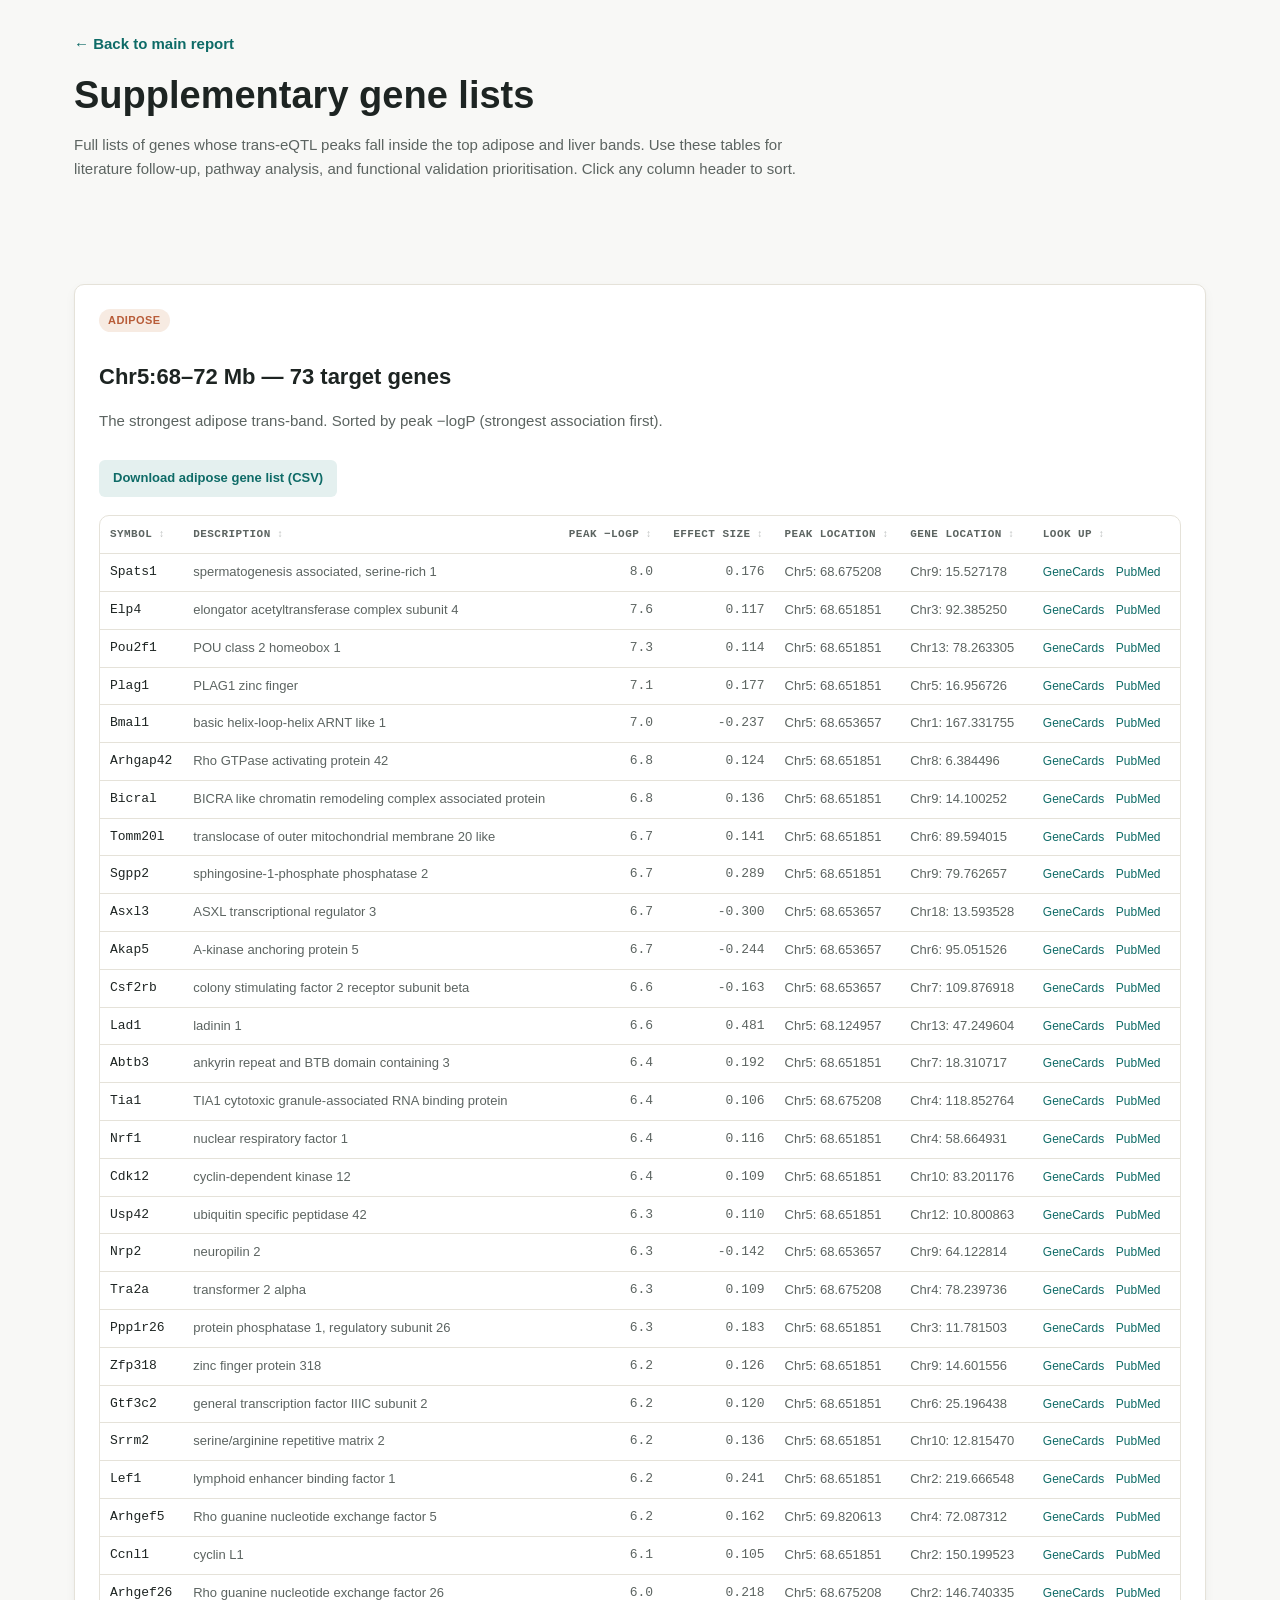
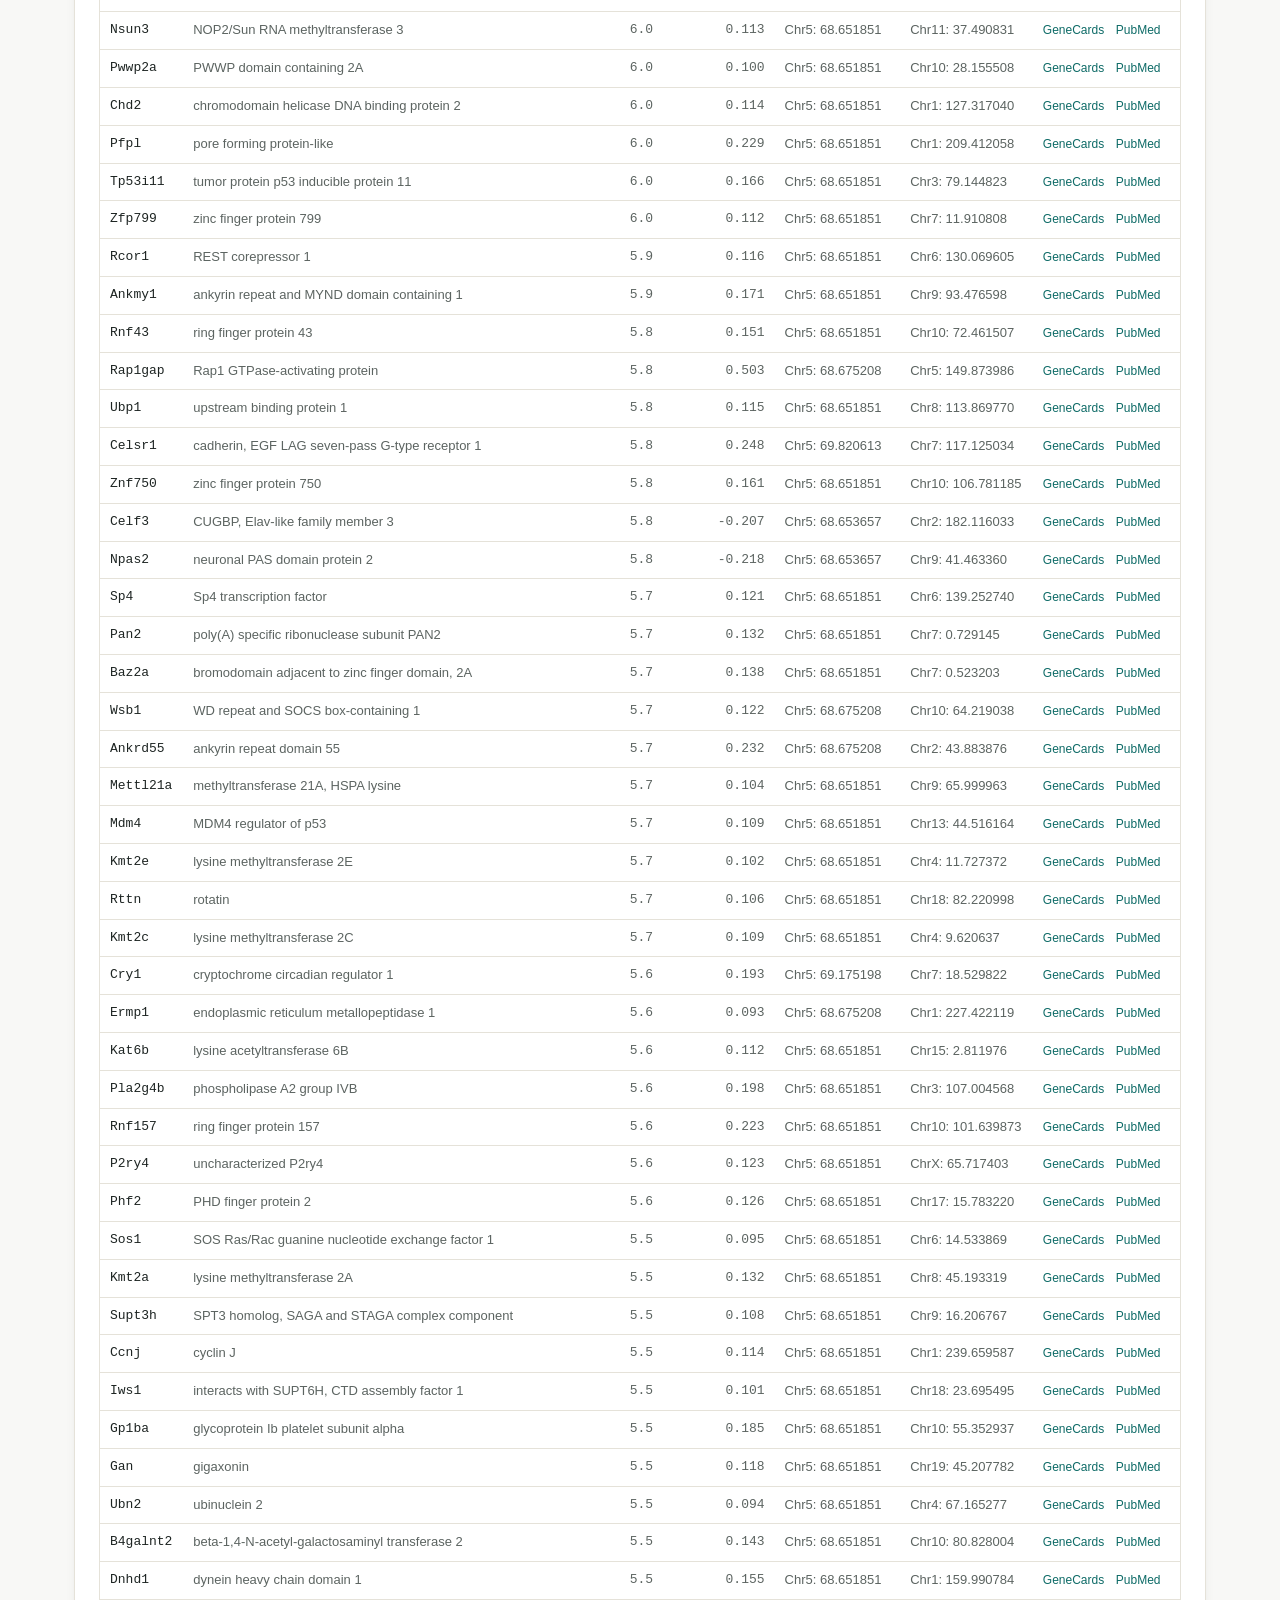
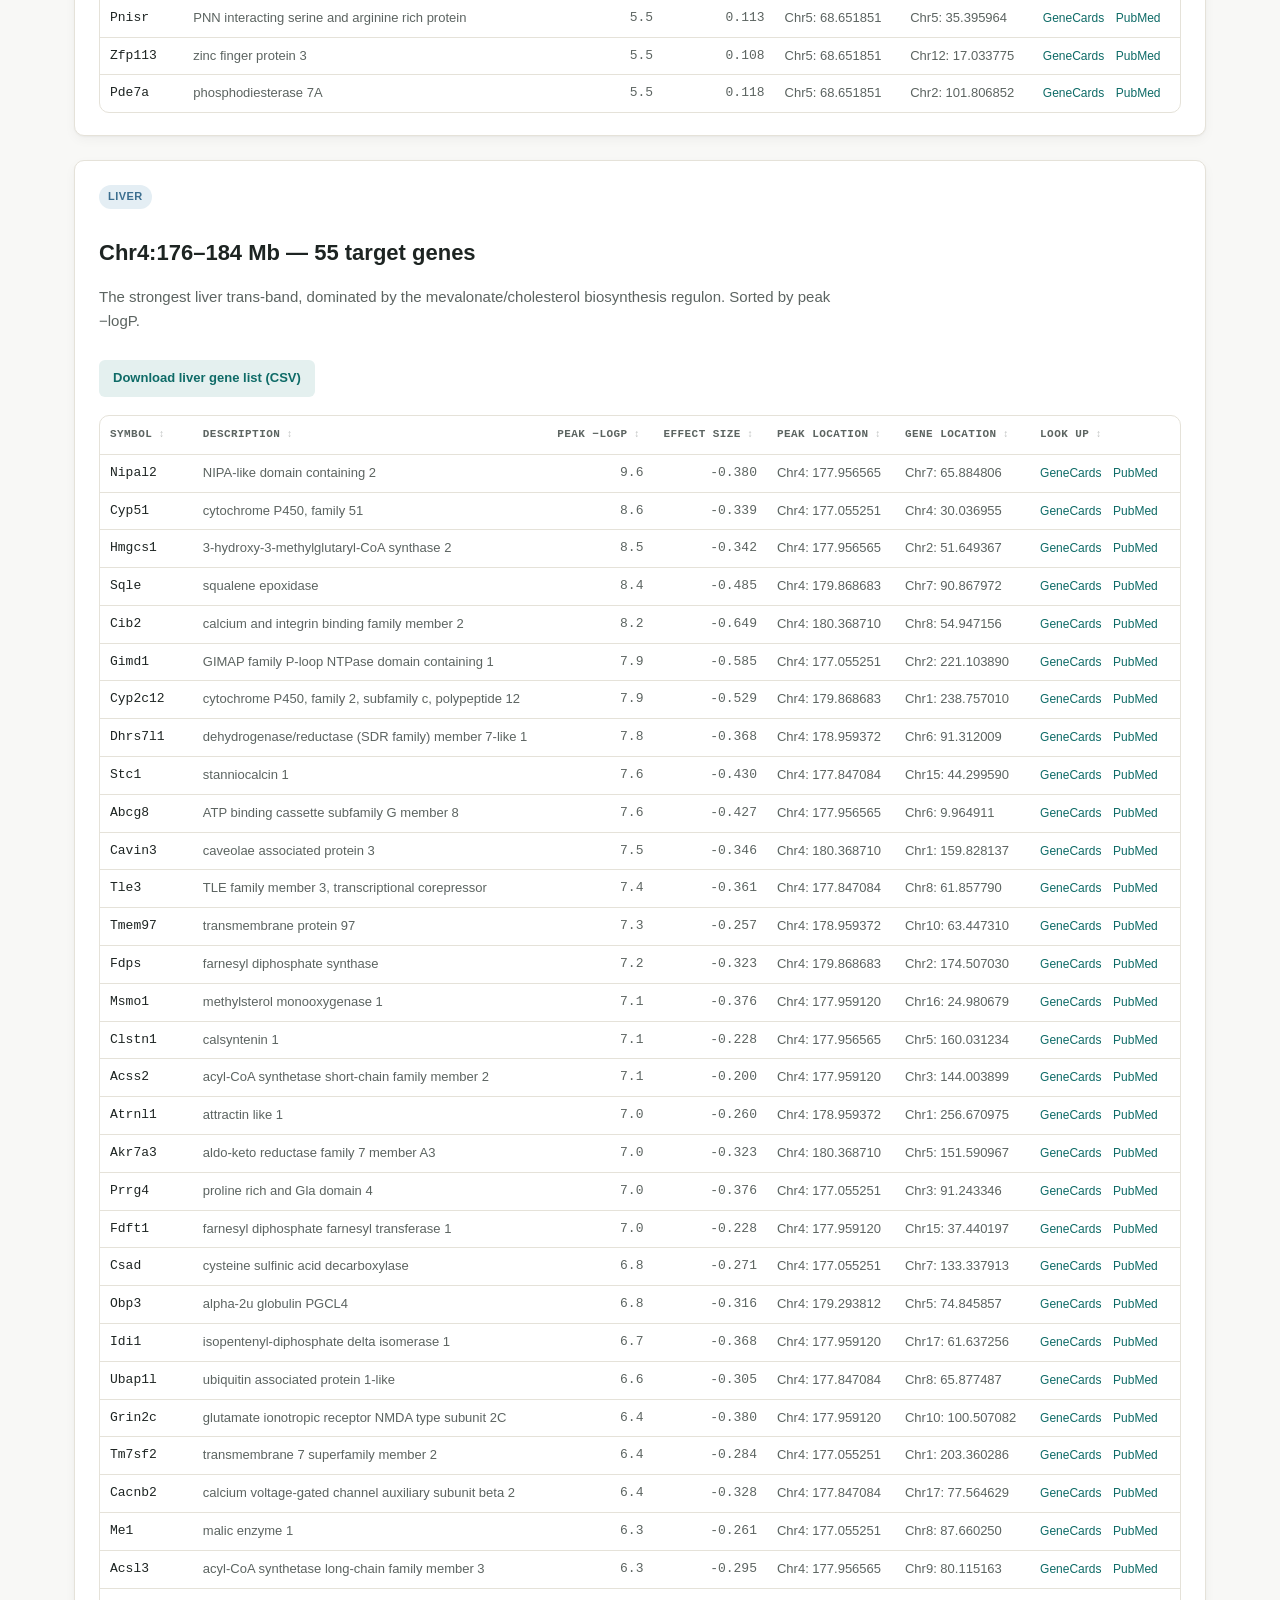
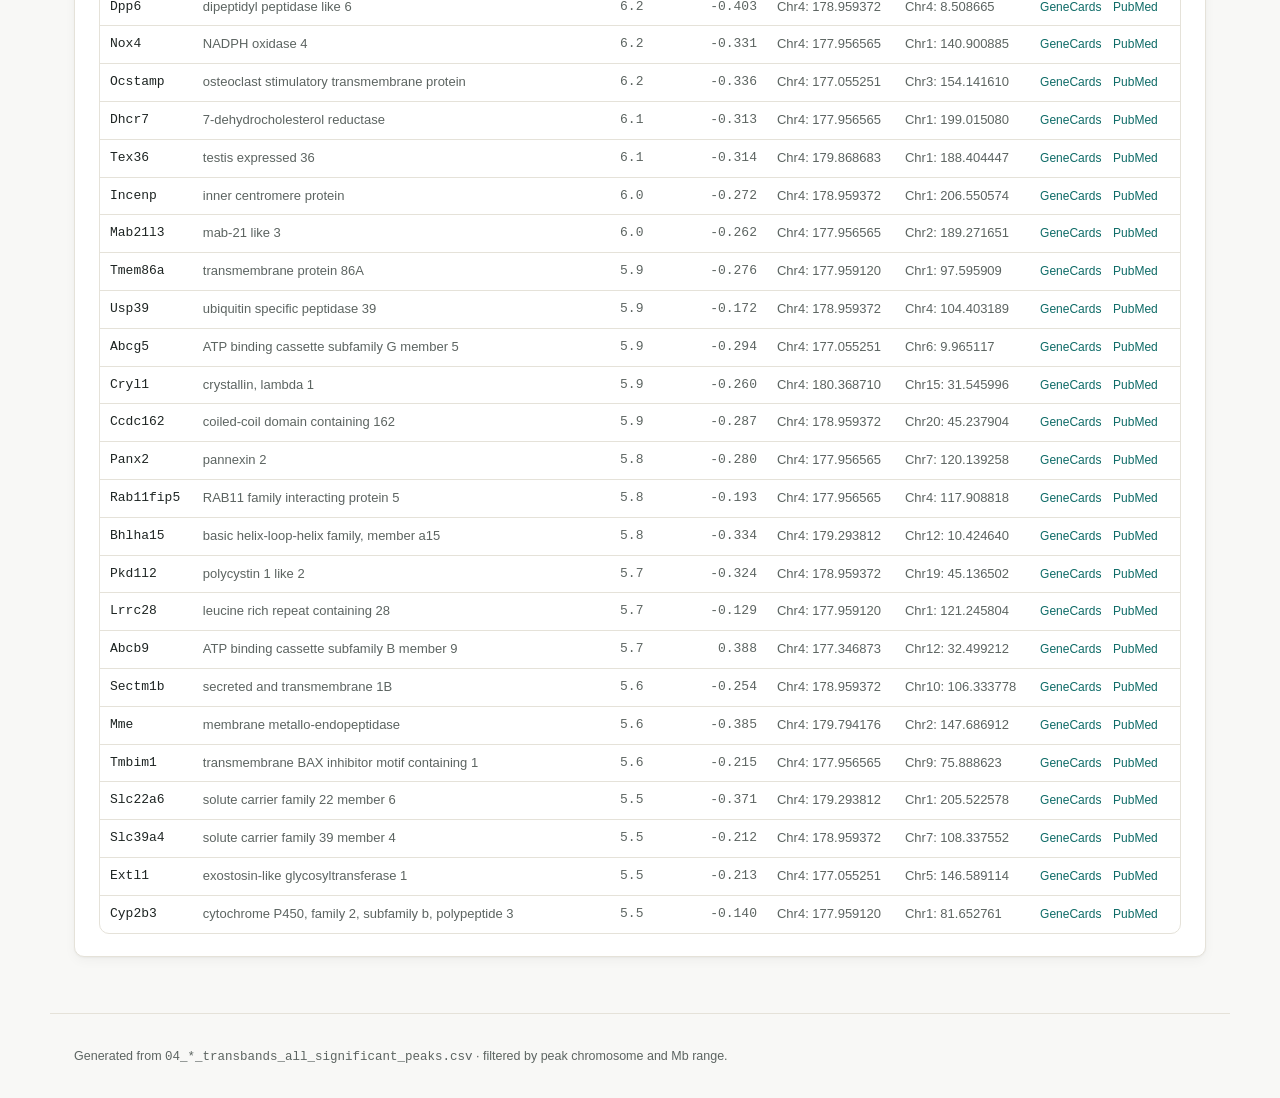
<file: supplementary/supplementary_gene_lists.html>
<!DOCTYPE html>
<html lang="en">
<head>
  <meta charset="UTF-8">
  <meta name="viewport" content="width=device-width, initial-scale=1.0">
  <title>Supplementary — Gene lists for top trans-eQTL bands</title>
  <style>
    :root {
      --bg: #f8f8f6; --surface: #fff; --ink: #1d2422; --ink-soft: #5c6461;
      --line: #e5e2d9; --teal: #0e6b67; --teal-soft: #e4f0ef;
      --adipose: #b85c38; --adipose-soft: #f7ebe2;
      --liver: #3b6e8f; --liver-soft: #e4eef4;
      --radius: 10px;
    }
    * { box-sizing: border-box; }
    body { margin: 0; background: var(--bg); color: var(--ink);
      font-family: -apple-system, BlinkMacSystemFont, "Segoe UI", Roboto,
                    "Helvetica Neue", Arial, sans-serif; font-size: 15px; line-height: 1.6; }
    header, main, footer { max-width: 1180px; margin: 0 auto; padding: 32px 24px; }
    h1 { font-size: clamp(26px, 4vw, 38px); line-height: 1.15; margin: 0 0 10px; }
    p { max-width: 760px; color: var(--ink-soft); }
    .back { display: inline-block; margin-bottom: 18px; color: var(--teal); text-decoration: none; font-weight: 600; }
    .back:hover { text-decoration: underline; }
    .tag { display: inline-block; font-size: 11px; font-weight: 700; text-transform: uppercase;
            letter-spacing: 0.04em; padding: 3px 9px; border-radius: 20px; margin-bottom: 8px; }
    .tag.adipose { background: var(--adipose-soft); color: var(--adipose); }
    .tag.liver   { background: var(--liver-soft);   color: var(--liver); }
    .card { background: var(--surface); border: 1px solid var(--line); border-radius: var(--radius);
            padding: 22px 24px; margin: 24px 0; box-shadow: 0 1px 2px rgba(0,0,0,.04), 0 4px 12px rgba(0,0,0,.04); }
    .card h2 { font-size: 22px; margin-bottom: 8px; }
    .download { display: inline-flex; align-items: center; gap: 6px; margin: 12px 0 18px;
                padding: 8px 14px; border-radius: 6px; background: var(--teal-soft); color: var(--teal);
                text-decoration: none; font-weight: 600; font-size: 13px; }
    .download:hover { background: #d0e7e5; }
    .table-wrap { overflow-x: auto; border: 1px solid var(--line); border-radius: var(--radius); }
    table { width: 100%; border-collapse: collapse; font-size: 13px; }
    th { text-align: left; font-family: ui-monospace, SFMono-Regular, Menlo, Monaco, Consolas, monospace;
         font-size: 11px; text-transform: uppercase; letter-spacing: 0.04em; color: var(--ink-soft);
         padding: 10px; border-bottom: 1px solid var(--line); cursor: pointer; white-space: nowrap; }
    th:hover { color: var(--ink); }
    th::after { content: " ↕"; opacity: .4; font-size: 10px; }
    td { padding: 8px 10px; border-bottom: 1px solid var(--line); color: var(--ink-soft); vertical-align: top; }
    td.gene { font-family: ui-monospace, SFMono-Regular, Menlo, Monaco, Consolas, monospace; color: var(--ink); font-weight: 500; }
    td.num { font-family: ui-monospace, SFMono-Regular, Menlo, Monaco, Consolas, monospace; text-align: right; }
    tr:hover td { background: #fafafa; }
    tr:last-child td { border-bottom: none; }
    .links a { font-size: 12px; margin-right: 8px; color: var(--teal); text-decoration: none; }
    .links a:hover { text-decoration: underline; }
    footer { color: var(--ink-soft); font-size: 12.5px; border-top: 1px solid var(--line); }
  </style>
</head>
<body>
  <header>
    <a class="back" href="../index.html">← Back to main report</a>
    <h1>Supplementary gene lists</h1>
    <p>Full lists of genes whose trans-eQTL peaks fall inside the top adipose and liver bands. Use these tables for literature follow-up, pathway analysis, and functional validation prioritisation. Click any column header to sort.</p>
  </header>

  <main>
    <section class="card">
      <span class="tag adipose">Adipose</span>
      <h2>Chr5:68–72 Mb — 73 target genes</h2>
      <p>The strongest adipose trans-band. Sorted by peak −logP (strongest association first).</p>
      <a class="download" href="adipose_chr5_68_72Mb_genes.csv" download>Download adipose gene list (CSV)</a>
      <div class="table-wrap">
        <table id="adipose-table"><thead><tr><th>Symbol</th><th>Description</th><th>Peak −logP</th><th>Effect size</th><th>Peak location</th><th>Gene location</th><th>Look up</th></tr></thead><tbody id="adipose-body"></tbody></table>
      </div>
    </section>

    <section class="card">
      <span class="tag liver">Liver</span>
      <h2>Chr4:176–184 Mb — 55 target genes</h2>
      <p>The strongest liver trans-band, dominated by the mevalonate/cholesterol biosynthesis regulon. Sorted by peak −logP.</p>
      <a class="download" href="liver_chr4_176_184Mb_genes.csv" download>Download liver gene list (CSV)</a>
      <div class="table-wrap">
        <table id="liver-table"><thead><tr><th>Symbol</th><th>Description</th><th>Peak −logP</th><th>Effect size</th><th>Peak location</th><th>Gene location</th><th>Look up</th></tr></thead><tbody id="liver-body"></tbody></table>
      </div>
    </section>
  </main>

  <footer>Generated from <code>04_*_transbands_all_significant_peaks.csv</code> · filtered by peak chromosome and Mb range.</footer>

  <script>
    const ADIPOSE_GENES = [{"Symbol": "Spats1", "Description": "spermatogenesis associated, serine-rich 1", "Peak -logP": 8.0, "Effect Size": 0.176, "Peak Location": "Chr5: 68.675208", "Location": "Chr9: 15.527178"}, {"Symbol": "Elp4", "Description": "elongator acetyltransferase complex subunit 4", "Peak -logP": 7.6, "Effect Size": 0.117, "Peak Location": "Chr5: 68.651851", "Location": "Chr3: 92.385250"}, {"Symbol": "Pou2f1", "Description": "POU class 2 homeobox 1", "Peak -logP": 7.3, "Effect Size": 0.114, "Peak Location": "Chr5: 68.651851", "Location": "Chr13: 78.263305"}, {"Symbol": "Plag1", "Description": "PLAG1 zinc finger", "Peak -logP": 7.1, "Effect Size": 0.177, "Peak Location": "Chr5: 68.651851", "Location": "Chr5: 16.956726"}, {"Symbol": "Bmal1", "Description": "basic helix-loop-helix ARNT like 1", "Peak -logP": 7.0, "Effect Size": -0.237, "Peak Location": "Chr5: 68.653657", "Location": "Chr1: 167.331755"}, {"Symbol": "Arhgap42", "Description": "Rho GTPase activating protein 42", "Peak -logP": 6.8, "Effect Size": 0.124, "Peak Location": "Chr5: 68.651851", "Location": "Chr8: 6.384496"}, {"Symbol": "Bicral", "Description": "BICRA like chromatin remodeling complex associated protein", "Peak -logP": 6.8, "Effect Size": 0.136, "Peak Location": "Chr5: 68.651851", "Location": "Chr9: 14.100252"}, {"Symbol": "Tomm20l", "Description": "translocase of outer mitochondrial membrane 20 like", "Peak -logP": 6.7, "Effect Size": 0.141, "Peak Location": "Chr5: 68.651851", "Location": "Chr6: 89.594015"}, {"Symbol": "Sgpp2", "Description": "sphingosine-1-phosphate phosphatase 2", "Peak -logP": 6.7, "Effect Size": 0.289, "Peak Location": "Chr5: 68.651851", "Location": "Chr9: 79.762657"}, {"Symbol": "Asxl3", "Description": "ASXL transcriptional regulator 3", "Peak -logP": 6.7, "Effect Size": -0.3, "Peak Location": "Chr5: 68.653657", "Location": "Chr18: 13.593528"}, {"Symbol": "Akap5", "Description": "A-kinase anchoring protein 5", "Peak -logP": 6.7, "Effect Size": -0.244, "Peak Location": "Chr5: 68.653657", "Location": "Chr6: 95.051526"}, {"Symbol": "Csf2rb", "Description": "colony stimulating factor 2 receptor subunit beta", "Peak -logP": 6.6, "Effect Size": -0.163, "Peak Location": "Chr5: 68.653657", "Location": "Chr7: 109.876918"}, {"Symbol": "Lad1", "Description": "ladinin 1", "Peak -logP": 6.6, "Effect Size": 0.481, "Peak Location": "Chr5: 68.124957", "Location": "Chr13: 47.249604"}, {"Symbol": "Abtb3", "Description": "ankyrin repeat and BTB domain containing 3", "Peak -logP": 6.4, "Effect Size": 0.192, "Peak Location": "Chr5: 68.651851", "Location": "Chr7: 18.310717"}, {"Symbol": "Tia1", "Description": "TIA1 cytotoxic granule-associated RNA binding protein", "Peak -logP": 6.4, "Effect Size": 0.106, "Peak Location": "Chr5: 68.675208", "Location": "Chr4: 118.852764"}, {"Symbol": "Nrf1", "Description": "nuclear respiratory factor 1", "Peak -logP": 6.4, "Effect Size": 0.116, "Peak Location": "Chr5: 68.651851", "Location": "Chr4: 58.664931"}, {"Symbol": "Cdk12", "Description": "cyclin-dependent kinase 12", "Peak -logP": 6.4, "Effect Size": 0.109, "Peak Location": "Chr5: 68.651851", "Location": "Chr10: 83.201176"}, {"Symbol": "Usp42", "Description": "ubiquitin specific peptidase 42", "Peak -logP": 6.3, "Effect Size": 0.11, "Peak Location": "Chr5: 68.651851", "Location": "Chr12: 10.800863"}, {"Symbol": "Nrp2", "Description": "neuropilin 2", "Peak -logP": 6.3, "Effect Size": -0.142, "Peak Location": "Chr5: 68.653657", "Location": "Chr9: 64.122814"}, {"Symbol": "Tra2a", "Description": "transformer 2 alpha", "Peak -logP": 6.3, "Effect Size": 0.109, "Peak Location": "Chr5: 68.675208", "Location": "Chr4: 78.239736"}, {"Symbol": "Ppp1r26", "Description": "protein phosphatase 1, regulatory subunit 26", "Peak -logP": 6.3, "Effect Size": 0.183, "Peak Location": "Chr5: 68.651851", "Location": "Chr3: 11.781503"}, {"Symbol": "Zfp318", "Description": "zinc finger protein 318", "Peak -logP": 6.2, "Effect Size": 0.126, "Peak Location": "Chr5: 68.651851", "Location": "Chr9: 14.601556"}, {"Symbol": "Gtf3c2", "Description": "general transcription factor IIIC subunit 2", "Peak -logP": 6.2, "Effect Size": 0.12, "Peak Location": "Chr5: 68.651851", "Location": "Chr6: 25.196438"}, {"Symbol": "Srrm2", "Description": "serine/arginine repetitive matrix 2", "Peak -logP": 6.2, "Effect Size": 0.136, "Peak Location": "Chr5: 68.651851", "Location": "Chr10: 12.815470"}, {"Symbol": "Lef1", "Description": "lymphoid enhancer binding factor 1", "Peak -logP": 6.2, "Effect Size": 0.241, "Peak Location": "Chr5: 68.651851", "Location": "Chr2: 219.666548"}, {"Symbol": "Arhgef5", "Description": "Rho guanine nucleotide exchange factor 5", "Peak -logP": 6.2, "Effect Size": 0.162, "Peak Location": "Chr5: 69.820613", "Location": "Chr4: 72.087312"}, {"Symbol": "Ccnl1", "Description": "cyclin L1", "Peak -logP": 6.1, "Effect Size": 0.105, "Peak Location": "Chr5: 68.651851", "Location": "Chr2: 150.199523"}, {"Symbol": "Arhgef26", "Description": "Rho guanine nucleotide exchange factor 26", "Peak -logP": 6.0, "Effect Size": 0.218, "Peak Location": "Chr5: 68.675208", "Location": "Chr2: 146.740335"}, {"Symbol": "Nsun3", "Description": "NOP2/Sun RNA methyltransferase 3", "Peak -logP": 6.0, "Effect Size": 0.113, "Peak Location": "Chr5: 68.651851", "Location": "Chr11: 37.490831"}, {"Symbol": "Pwwp2a", "Description": "PWWP domain containing 2A", "Peak -logP": 6.0, "Effect Size": 0.1, "Peak Location": "Chr5: 68.651851", "Location": "Chr10: 28.155508"}, {"Symbol": "Chd2", "Description": "chromodomain helicase DNA binding protein 2", "Peak -logP": 6.0, "Effect Size": 0.114, "Peak Location": "Chr5: 68.651851", "Location": "Chr1: 127.317040"}, {"Symbol": "Pfpl", "Description": "pore forming protein-like", "Peak -logP": 6.0, "Effect Size": 0.229, "Peak Location": "Chr5: 68.651851", "Location": "Chr1: 209.412058"}, {"Symbol": "Tp53i11", "Description": "tumor protein p53 inducible protein 11", "Peak -logP": 6.0, "Effect Size": 0.166, "Peak Location": "Chr5: 68.651851", "Location": "Chr3: 79.144823"}, {"Symbol": "Zfp799", "Description": "zinc finger protein 799", "Peak -logP": 6.0, "Effect Size": 0.112, "Peak Location": "Chr5: 68.651851", "Location": "Chr7: 11.910808"}, {"Symbol": "Rcor1", "Description": "REST corepressor 1", "Peak -logP": 5.9, "Effect Size": 0.116, "Peak Location": "Chr5: 68.651851", "Location": "Chr6: 130.069605"}, {"Symbol": "Ankmy1", "Description": "ankyrin repeat and MYND domain containing 1", "Peak -logP": 5.9, "Effect Size": 0.171, "Peak Location": "Chr5: 68.651851", "Location": "Chr9: 93.476598"}, {"Symbol": "Rnf43", "Description": "ring finger protein 43", "Peak -logP": 5.8, "Effect Size": 0.151, "Peak Location": "Chr5: 68.651851", "Location": "Chr10: 72.461507"}, {"Symbol": "Rap1gap", "Description": "Rap1 GTPase-activating protein", "Peak -logP": 5.8, "Effect Size": 0.503, "Peak Location": "Chr5: 68.675208", "Location": "Chr5: 149.873986"}, {"Symbol": "Ubp1", "Description": "upstream binding protein 1", "Peak -logP": 5.8, "Effect Size": 0.115, "Peak Location": "Chr5: 68.651851", "Location": "Chr8: 113.869770"}, {"Symbol": "Celsr1", "Description": "cadherin, EGF LAG seven-pass G-type receptor 1", "Peak -logP": 5.8, "Effect Size": 0.248, "Peak Location": "Chr5: 69.820613", "Location": "Chr7: 117.125034"}, {"Symbol": "Znf750", "Description": "zinc finger protein 750", "Peak -logP": 5.8, "Effect Size": 0.161, "Peak Location": "Chr5: 68.651851", "Location": "Chr10: 106.781185"}, {"Symbol": "Celf3", "Description": "CUGBP, Elav-like family member 3", "Peak -logP": 5.8, "Effect Size": -0.207, "Peak Location": "Chr5: 68.653657", "Location": "Chr2: 182.116033"}, {"Symbol": "Npas2", "Description": "neuronal PAS domain protein 2", "Peak -logP": 5.8, "Effect Size": -0.218, "Peak Location": "Chr5: 68.653657", "Location": "Chr9: 41.463360"}, {"Symbol": "Sp4", "Description": "Sp4 transcription factor", "Peak -logP": 5.7, "Effect Size": 0.121, "Peak Location": "Chr5: 68.651851", "Location": "Chr6: 139.252740"}, {"Symbol": "Pan2", "Description": "poly(A) specific ribonuclease subunit PAN2", "Peak -logP": 5.7, "Effect Size": 0.132, "Peak Location": "Chr5: 68.651851", "Location": "Chr7: 0.729145"}, {"Symbol": "Baz2a", "Description": "bromodomain adjacent to zinc finger domain, 2A", "Peak -logP": 5.7, "Effect Size": 0.138, "Peak Location": "Chr5: 68.651851", "Location": "Chr7: 0.523203"}, {"Symbol": "Wsb1", "Description": "WD repeat and SOCS box-containing 1", "Peak -logP": 5.7, "Effect Size": 0.122, "Peak Location": "Chr5: 68.675208", "Location": "Chr10: 64.219038"}, {"Symbol": "Ankrd55", "Description": "ankyrin repeat domain 55", "Peak -logP": 5.7, "Effect Size": 0.232, "Peak Location": "Chr5: 68.675208", "Location": "Chr2: 43.883876"}, {"Symbol": "Mettl21a", "Description": "methyltransferase 21A, HSPA lysine", "Peak -logP": 5.7, "Effect Size": 0.104, "Peak Location": "Chr5: 68.651851", "Location": "Chr9: 65.999963"}, {"Symbol": "Mdm4", "Description": "MDM4 regulator of p53", "Peak -logP": 5.7, "Effect Size": 0.109, "Peak Location": "Chr5: 68.651851", "Location": "Chr13: 44.516164"}, {"Symbol": "Kmt2e", "Description": "lysine methyltransferase 2E", "Peak -logP": 5.7, "Effect Size": 0.102, "Peak Location": "Chr5: 68.651851", "Location": "Chr4: 11.727372"}, {"Symbol": "Rttn", "Description": "rotatin", "Peak -logP": 5.7, "Effect Size": 0.106, "Peak Location": "Chr5: 68.651851", "Location": "Chr18: 82.220998"}, {"Symbol": "Kmt2c", "Description": "lysine methyltransferase 2C", "Peak -logP": 5.7, "Effect Size": 0.109, "Peak Location": "Chr5: 68.651851", "Location": "Chr4: 9.620637"}, {"Symbol": "Cry1", "Description": "cryptochrome circadian regulator 1", "Peak -logP": 5.6, "Effect Size": 0.193, "Peak Location": "Chr5: 69.175198", "Location": "Chr7: 18.529822"}, {"Symbol": "Ermp1", "Description": "endoplasmic reticulum metallopeptidase 1", "Peak -logP": 5.6, "Effect Size": 0.093, "Peak Location": "Chr5: 68.675208", "Location": "Chr1: 227.422119"}, {"Symbol": "Kat6b", "Description": "lysine acetyltransferase 6B", "Peak -logP": 5.6, "Effect Size": 0.112, "Peak Location": "Chr5: 68.651851", "Location": "Chr15: 2.811976"}, {"Symbol": "Pla2g4b", "Description": "phospholipase A2 group IVB", "Peak -logP": 5.6, "Effect Size": 0.198, "Peak Location": "Chr5: 68.651851", "Location": "Chr3: 107.004568"}, {"Symbol": "Rnf157", "Description": "ring finger protein 157", "Peak -logP": 5.6, "Effect Size": 0.223, "Peak Location": "Chr5: 68.651851", "Location": "Chr10: 101.639873"}, {"Symbol": "P2ry4", "Description": "uncharacterized P2ry4", "Peak -logP": 5.6, "Effect Size": 0.123, "Peak Location": "Chr5: 68.651851", "Location": "ChrX: 65.717403"}, {"Symbol": "Phf2", "Description": "PHD finger protein 2", "Peak -logP": 5.6, "Effect Size": 0.126, "Peak Location": "Chr5: 68.651851", "Location": "Chr17: 15.783220"}, {"Symbol": "Sos1", "Description": "SOS Ras/Rac guanine nucleotide exchange factor 1", "Peak -logP": 5.5, "Effect Size": 0.095, "Peak Location": "Chr5: 68.651851", "Location": "Chr6: 14.533869"}, {"Symbol": "Kmt2a", "Description": "lysine methyltransferase 2A", "Peak -logP": 5.5, "Effect Size": 0.132, "Peak Location": "Chr5: 68.651851", "Location": "Chr8: 45.193319"}, {"Symbol": "Supt3h", "Description": "SPT3 homolog, SAGA and STAGA complex component", "Peak -logP": 5.5, "Effect Size": 0.108, "Peak Location": "Chr5: 68.651851", "Location": "Chr9: 16.206767"}, {"Symbol": "Ccnj", "Description": "cyclin J", "Peak -logP": 5.5, "Effect Size": 0.114, "Peak Location": "Chr5: 68.651851", "Location": "Chr1: 239.659587"}, {"Symbol": "Iws1", "Description": "interacts with SUPT6H, CTD assembly factor 1", "Peak -logP": 5.5, "Effect Size": 0.101, "Peak Location": "Chr5: 68.651851", "Location": "Chr18: 23.695495"}, {"Symbol": "Gp1ba", "Description": "glycoprotein Ib platelet subunit alpha", "Peak -logP": 5.5, "Effect Size": 0.185, "Peak Location": "Chr5: 68.651851", "Location": "Chr10: 55.352937"}, {"Symbol": "Gan", "Description": "gigaxonin", "Peak -logP": 5.5, "Effect Size": 0.118, "Peak Location": "Chr5: 68.651851", "Location": "Chr19: 45.207782"}, {"Symbol": "Ubn2", "Description": "ubinuclein 2", "Peak -logP": 5.5, "Effect Size": 0.094, "Peak Location": "Chr5: 68.651851", "Location": "Chr4: 67.165277"}, {"Symbol": "B4galnt2", "Description": "beta-1,4-N-acetyl-galactosaminyl transferase 2", "Peak -logP": 5.5, "Effect Size": 0.143, "Peak Location": "Chr5: 68.651851", "Location": "Chr10: 80.828004"}, {"Symbol": "Dnhd1", "Description": "dynein heavy chain domain 1", "Peak -logP": 5.5, "Effect Size": 0.155, "Peak Location": "Chr5: 68.651851", "Location": "Chr1: 159.990784"}, {"Symbol": "Pnisr", "Description": "PNN interacting serine and arginine rich protein", "Peak -logP": 5.5, "Effect Size": 0.113, "Peak Location": "Chr5: 68.651851", "Location": "Chr5: 35.395964"}, {"Symbol": "Zfp113", "Description": "zinc finger protein 3", "Peak -logP": 5.5, "Effect Size": 0.108, "Peak Location": "Chr5: 68.651851", "Location": "Chr12: 17.033775"}, {"Symbol": "Pde7a", "Description": "phosphodiesterase 7A", "Peak -logP": 5.5, "Effect Size": 0.118, "Peak Location": "Chr5: 68.651851", "Location": "Chr2: 101.806852"}];
    const LIVER_GENES = [{"Symbol": "Nipal2", "Description": "NIPA-like domain containing 2", "Peak -logP": 9.6, "Effect Size": -0.38, "Peak Location": "Chr4: 177.956565", "Location": "Chr7: 65.884806"}, {"Symbol": "Cyp51", "Description": "cytochrome P450, family 51", "Peak -logP": 8.6, "Effect Size": -0.339, "Peak Location": "Chr4: 177.055251", "Location": "Chr4: 30.036955"}, {"Symbol": "Hmgcs1", "Description": "3-hydroxy-3-methylglutaryl-CoA synthase 2", "Peak -logP": 8.5, "Effect Size": -0.342, "Peak Location": "Chr4: 177.956565", "Location": "Chr2: 51.649367"}, {"Symbol": "Sqle", "Description": "squalene epoxidase", "Peak -logP": 8.4, "Effect Size": -0.485, "Peak Location": "Chr4: 179.868683", "Location": "Chr7: 90.867972"}, {"Symbol": "Cib2", "Description": "calcium and integrin binding family member 2", "Peak -logP": 8.2, "Effect Size": -0.649, "Peak Location": "Chr4: 180.368710", "Location": "Chr8: 54.947156"}, {"Symbol": "Gimd1", "Description": "GIMAP family P-loop NTPase domain containing 1", "Peak -logP": 7.9, "Effect Size": -0.585, "Peak Location": "Chr4: 177.055251", "Location": "Chr2: 221.103890"}, {"Symbol": "Cyp2c12", "Description": "cytochrome P450, family 2, subfamily c, polypeptide 12", "Peak -logP": 7.9, "Effect Size": -0.529, "Peak Location": "Chr4: 179.868683", "Location": "Chr1: 238.757010"}, {"Symbol": "Dhrs7l1", "Description": "dehydrogenase/reductase (SDR family) member 7-like 1", "Peak -logP": 7.8, "Effect Size": -0.368, "Peak Location": "Chr4: 178.959372", "Location": "Chr6: 91.312009"}, {"Symbol": "Stc1", "Description": "stanniocalcin 1", "Peak -logP": 7.6, "Effect Size": -0.43, "Peak Location": "Chr4: 177.847084", "Location": "Chr15: 44.299590"}, {"Symbol": "Abcg8", "Description": "ATP binding cassette subfamily G member 8", "Peak -logP": 7.6, "Effect Size": -0.427, "Peak Location": "Chr4: 177.956565", "Location": "Chr6: 9.964911"}, {"Symbol": "Cavin3", "Description": "caveolae associated protein 3", "Peak -logP": 7.5, "Effect Size": -0.346, "Peak Location": "Chr4: 180.368710", "Location": "Chr1: 159.828137"}, {"Symbol": "Tle3", "Description": "TLE family member 3, transcriptional corepressor", "Peak -logP": 7.4, "Effect Size": -0.361, "Peak Location": "Chr4: 177.847084", "Location": "Chr8: 61.857790"}, {"Symbol": "Tmem97", "Description": "transmembrane protein 97", "Peak -logP": 7.3, "Effect Size": -0.257, "Peak Location": "Chr4: 178.959372", "Location": "Chr10: 63.447310"}, {"Symbol": "Fdps", "Description": "farnesyl diphosphate synthase", "Peak -logP": 7.2, "Effect Size": -0.323, "Peak Location": "Chr4: 179.868683", "Location": "Chr2: 174.507030"}, {"Symbol": "Msmo1", "Description": "methylsterol monooxygenase 1", "Peak -logP": 7.1, "Effect Size": -0.376, "Peak Location": "Chr4: 177.959120", "Location": "Chr16: 24.980679"}, {"Symbol": "Clstn1", "Description": "calsyntenin 1", "Peak -logP": 7.1, "Effect Size": -0.228, "Peak Location": "Chr4: 177.956565", "Location": "Chr5: 160.031234"}, {"Symbol": "Acss2", "Description": "acyl-CoA synthetase short-chain family member 2", "Peak -logP": 7.1, "Effect Size": -0.2, "Peak Location": "Chr4: 177.959120", "Location": "Chr3: 144.003899"}, {"Symbol": "Atrnl1", "Description": "attractin like 1", "Peak -logP": 7.0, "Effect Size": -0.26, "Peak Location": "Chr4: 178.959372", "Location": "Chr1: 256.670975"}, {"Symbol": "Akr7a3", "Description": "aldo-keto reductase family 7 member A3", "Peak -logP": 7.0, "Effect Size": -0.323, "Peak Location": "Chr4: 180.368710", "Location": "Chr5: 151.590967"}, {"Symbol": "Prrg4", "Description": "proline rich and Gla domain 4", "Peak -logP": 7.0, "Effect Size": -0.376, "Peak Location": "Chr4: 177.055251", "Location": "Chr3: 91.243346"}, {"Symbol": "Fdft1", "Description": "farnesyl diphosphate farnesyl transferase 1", "Peak -logP": 7.0, "Effect Size": -0.228, "Peak Location": "Chr4: 177.959120", "Location": "Chr15: 37.440197"}, {"Symbol": "Csad", "Description": "cysteine sulfinic acid decarboxylase", "Peak -logP": 6.8, "Effect Size": -0.271, "Peak Location": "Chr4: 177.055251", "Location": "Chr7: 133.337913"}, {"Symbol": "Obp3", "Description": "alpha-2u globulin PGCL4", "Peak -logP": 6.8, "Effect Size": -0.316, "Peak Location": "Chr4: 179.293812", "Location": "Chr5: 74.845857"}, {"Symbol": "Idi1", "Description": "isopentenyl-diphosphate delta isomerase 1", "Peak -logP": 6.7, "Effect Size": -0.368, "Peak Location": "Chr4: 177.959120", "Location": "Chr17: 61.637256"}, {"Symbol": "Ubap1l", "Description": "ubiquitin associated protein 1-like", "Peak -logP": 6.6, "Effect Size": -0.305, "Peak Location": "Chr4: 177.847084", "Location": "Chr8: 65.877487"}, {"Symbol": "Grin2c", "Description": "glutamate ionotropic receptor NMDA type subunit 2C", "Peak -logP": 6.4, "Effect Size": -0.38, "Peak Location": "Chr4: 177.959120", "Location": "Chr10: 100.507082"}, {"Symbol": "Tm7sf2", "Description": "transmembrane 7 superfamily member 2", "Peak -logP": 6.4, "Effect Size": -0.284, "Peak Location": "Chr4: 177.055251", "Location": "Chr1: 203.360286"}, {"Symbol": "Cacnb2", "Description": "calcium voltage-gated channel auxiliary subunit beta 2", "Peak -logP": 6.4, "Effect Size": -0.328, "Peak Location": "Chr4: 177.847084", "Location": "Chr17: 77.564629"}, {"Symbol": "Me1", "Description": "malic enzyme 1", "Peak -logP": 6.3, "Effect Size": -0.261, "Peak Location": "Chr4: 177.055251", "Location": "Chr8: 87.660250"}, {"Symbol": "Acsl3", "Description": "acyl-CoA synthetase long-chain family member 3", "Peak -logP": 6.3, "Effect Size": -0.295, "Peak Location": "Chr4: 177.956565", "Location": "Chr9: 80.115163"}, {"Symbol": "Dpp6", "Description": "dipeptidyl peptidase like 6", "Peak -logP": 6.2, "Effect Size": -0.403, "Peak Location": "Chr4: 178.959372", "Location": "Chr4: 8.508665"}, {"Symbol": "Nox4", "Description": "NADPH oxidase 4", "Peak -logP": 6.2, "Effect Size": -0.331, "Peak Location": "Chr4: 177.956565", "Location": "Chr1: 140.900885"}, {"Symbol": "Ocstamp", "Description": "osteoclast stimulatory transmembrane protein", "Peak -logP": 6.2, "Effect Size": -0.336, "Peak Location": "Chr4: 177.055251", "Location": "Chr3: 154.141610"}, {"Symbol": "Dhcr7", "Description": "7-dehydrocholesterol reductase", "Peak -logP": 6.1, "Effect Size": -0.313, "Peak Location": "Chr4: 177.956565", "Location": "Chr1: 199.015080"}, {"Symbol": "Tex36", "Description": "testis expressed 36", "Peak -logP": 6.1, "Effect Size": -0.314, "Peak Location": "Chr4: 179.868683", "Location": "Chr1: 188.404447"}, {"Symbol": "Incenp", "Description": "inner centromere protein", "Peak -logP": 6.0, "Effect Size": -0.272, "Peak Location": "Chr4: 178.959372", "Location": "Chr1: 206.550574"}, {"Symbol": "Mab21l3", "Description": "mab-21 like 3", "Peak -logP": 6.0, "Effect Size": -0.262, "Peak Location": "Chr4: 177.956565", "Location": "Chr2: 189.271651"}, {"Symbol": "Tmem86a", "Description": "transmembrane protein 86A", "Peak -logP": 5.9, "Effect Size": -0.276, "Peak Location": "Chr4: 177.959120", "Location": "Chr1: 97.595909"}, {"Symbol": "Usp39", "Description": "ubiquitin specific peptidase 39", "Peak -logP": 5.9, "Effect Size": -0.172, "Peak Location": "Chr4: 178.959372", "Location": "Chr4: 104.403189"}, {"Symbol": "Abcg5", "Description": "ATP binding cassette subfamily G member 5", "Peak -logP": 5.9, "Effect Size": -0.294, "Peak Location": "Chr4: 177.055251", "Location": "Chr6: 9.965117"}, {"Symbol": "Cryl1", "Description": "crystallin, lambda 1", "Peak -logP": 5.9, "Effect Size": -0.26, "Peak Location": "Chr4: 180.368710", "Location": "Chr15: 31.545996"}, {"Symbol": "Ccdc162", "Description": "coiled-coil domain containing 162", "Peak -logP": 5.9, "Effect Size": -0.287, "Peak Location": "Chr4: 178.959372", "Location": "Chr20: 45.237904"}, {"Symbol": "Panx2", "Description": "pannexin 2", "Peak -logP": 5.8, "Effect Size": -0.28, "Peak Location": "Chr4: 177.956565", "Location": "Chr7: 120.139258"}, {"Symbol": "Rab11fip5", "Description": "RAB11 family interacting protein 5", "Peak -logP": 5.8, "Effect Size": -0.193, "Peak Location": "Chr4: 177.956565", "Location": "Chr4: 117.908818"}, {"Symbol": "Bhlha15", "Description": "basic helix-loop-helix family, member a15", "Peak -logP": 5.8, "Effect Size": -0.334, "Peak Location": "Chr4: 179.293812", "Location": "Chr12: 10.424640"}, {"Symbol": "Pkd1l2", "Description": "polycystin 1 like 2", "Peak -logP": 5.7, "Effect Size": -0.324, "Peak Location": "Chr4: 178.959372", "Location": "Chr19: 45.136502"}, {"Symbol": "Lrrc28", "Description": "leucine rich repeat containing 28", "Peak -logP": 5.7, "Effect Size": -0.129, "Peak Location": "Chr4: 177.959120", "Location": "Chr1: 121.245804"}, {"Symbol": "Abcb9", "Description": "ATP binding cassette subfamily B member 9", "Peak -logP": 5.7, "Effect Size": 0.388, "Peak Location": "Chr4: 177.346873", "Location": "Chr12: 32.499212"}, {"Symbol": "Sectm1b", "Description": "secreted and transmembrane 1B", "Peak -logP": 5.6, "Effect Size": -0.254, "Peak Location": "Chr4: 178.959372", "Location": "Chr10: 106.333778"}, {"Symbol": "Mme", "Description": "membrane metallo-endopeptidase", "Peak -logP": 5.6, "Effect Size": -0.385, "Peak Location": "Chr4: 179.794176", "Location": "Chr2: 147.686912"}, {"Symbol": "Tmbim1", "Description": "transmembrane BAX inhibitor motif containing 1", "Peak -logP": 5.6, "Effect Size": -0.215, "Peak Location": "Chr4: 177.956565", "Location": "Chr9: 75.888623"}, {"Symbol": "Slc22a6", "Description": "solute carrier family 22 member 6", "Peak -logP": 5.5, "Effect Size": -0.371, "Peak Location": "Chr4: 179.293812", "Location": "Chr1: 205.522578"}, {"Symbol": "Slc39a4", "Description": "solute carrier family 39 member 4", "Peak -logP": 5.5, "Effect Size": -0.212, "Peak Location": "Chr4: 178.959372", "Location": "Chr7: 108.337552"}, {"Symbol": "Extl1", "Description": "exostosin-like glycosyltransferase 1", "Peak -logP": 5.5, "Effect Size": -0.213, "Peak Location": "Chr4: 177.055251", "Location": "Chr5: 146.589114"}, {"Symbol": "Cyp2b3", "Description": "cytochrome P450, family 2, subfamily b, polypeptide 3", "Peak -logP": 5.5, "Effect Size": -0.14, "Peak Location": "Chr4: 177.959120", "Location": "Chr1: 81.652761"}];

    function renderTable(tbodyId, genes) {
      const tbody = document.getElementById(tbodyId);
      tbody.innerHTML = genes.map(g => {
        const sym = encodeURIComponent(g.Symbol);
        return `<tr>
          <td class="gene">${g.Symbol}</td>
          <td>${g.Description}</td>
          <td class="num">${g['Peak -logP'].toFixed(1)}</td>
          <td class="num">${g['Effect Size'].toFixed(3)}</td>
          <td>${g['Peak Location']}</td>
          <td>${g.Location}</td>
          <td class="links">
            <a href="https://www.genecards.org/cgi-bin/carddisp.pl?gene=${sym}" target="_blank">GeneCards</a>
            <a href="https://pubmed.ncbi.nlm.nih.gov/?term=${sym}" target="_blank">PubMed</a>
          </td>
        </tr>`;
      }).join('');
    }

    function setupSorting(tableId) {
      const table = document.getElementById(tableId);
      const headers = table.querySelectorAll('th');
      const tbody = table.querySelector('tbody');
      headers.forEach((th, idx) => {
        th.addEventListener('click', () => {
          const rows = Array.from(tbody.querySelectorAll('tr'));
          const dir = th.dataset.dir === 'asc' ? -1 : 1;
          th.dataset.dir = dir === 1 ? 'asc' : 'desc';
          rows.sort((a, b) => {
            const av = a.children[idx].textContent.trim();
            const bv = b.children[idx].textContent.trim();
            const an = parseFloat(av.replace(/,/g, ''));
            const bn = parseFloat(bv.replace(/,/g, ''));
            if (!isNaN(an) && !isNaN(bn)) return (an - bn) * dir;
            return av.localeCompare(bv) * dir;
          });
          rows.forEach(r => tbody.appendChild(r));
        });
      });
    }

    document.addEventListener('DOMContentLoaded', () => {
      renderTable('adipose-body', ADIPOSE_GENES);
      renderTable('liver-body', LIVER_GENES);
      setupSorting('adipose-table');
      setupSorting('liver-table');
    });
  </script>
</body>
</html>
</file>
